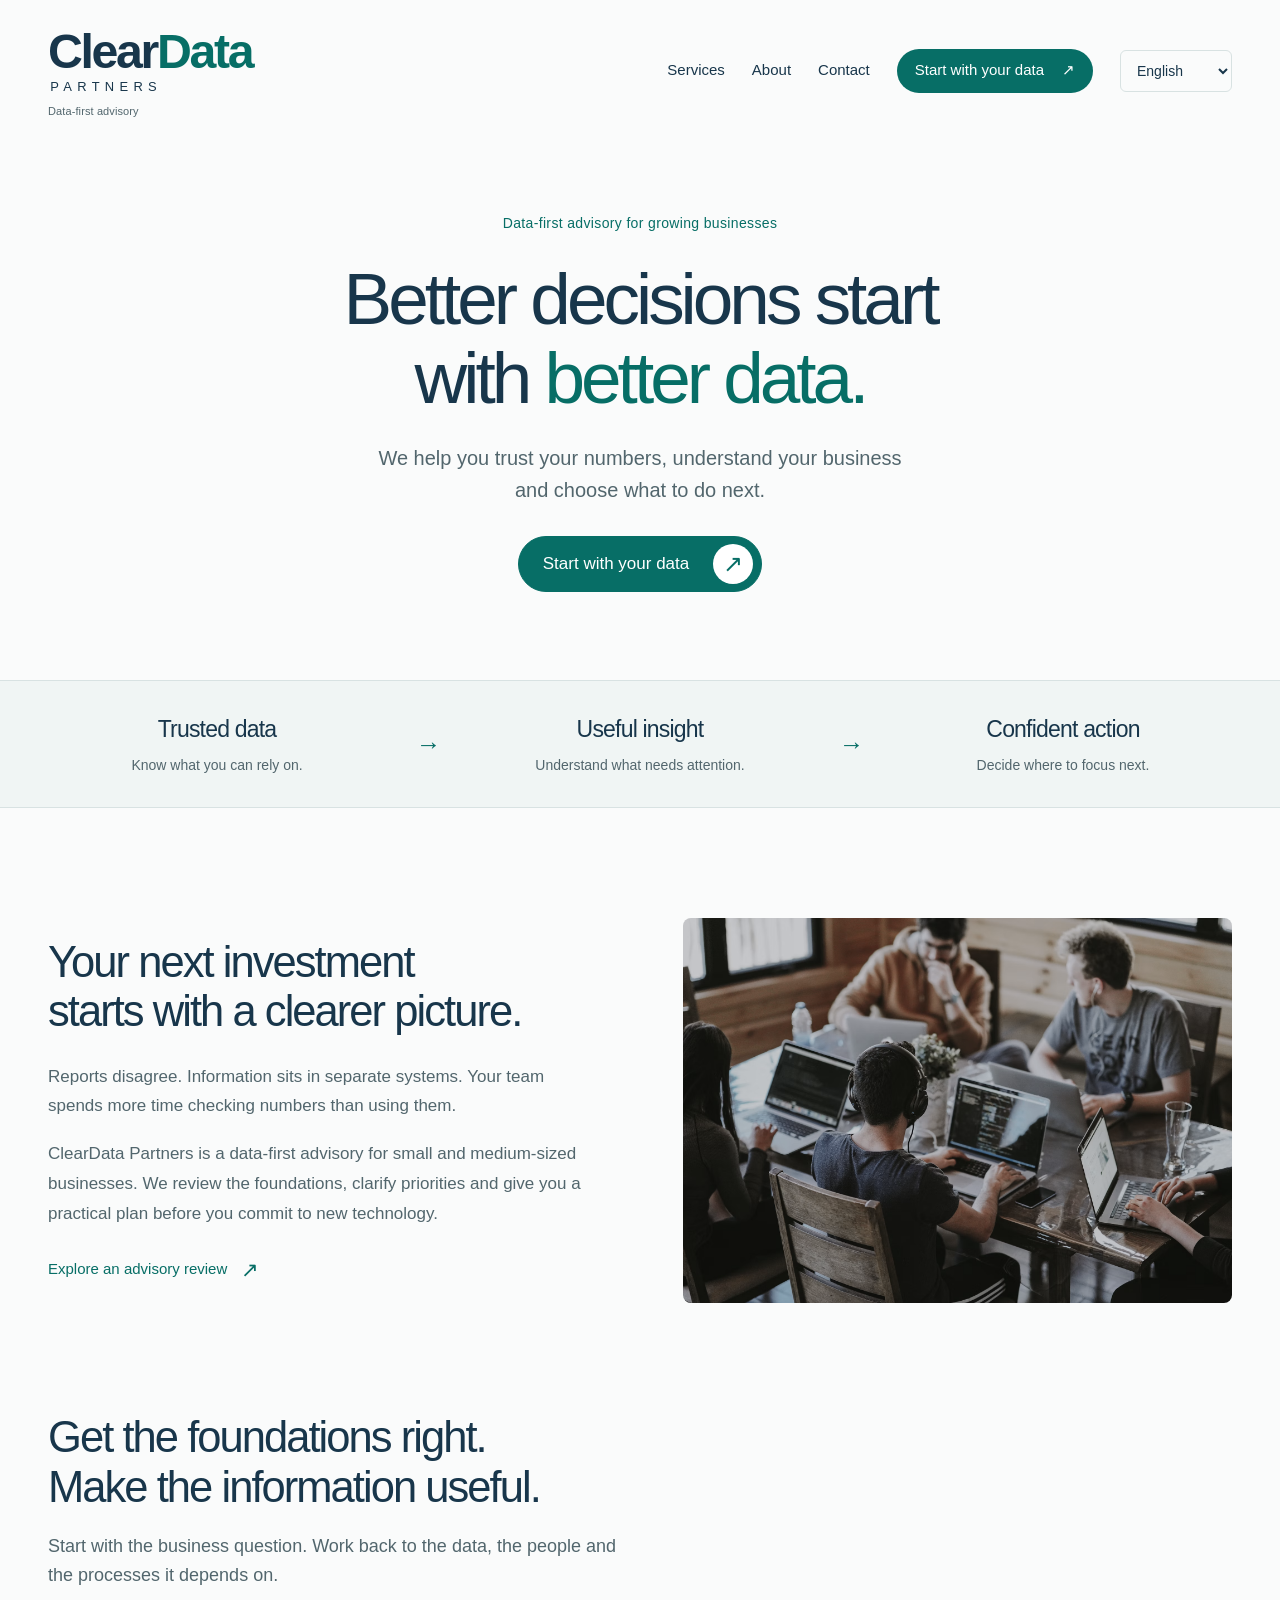
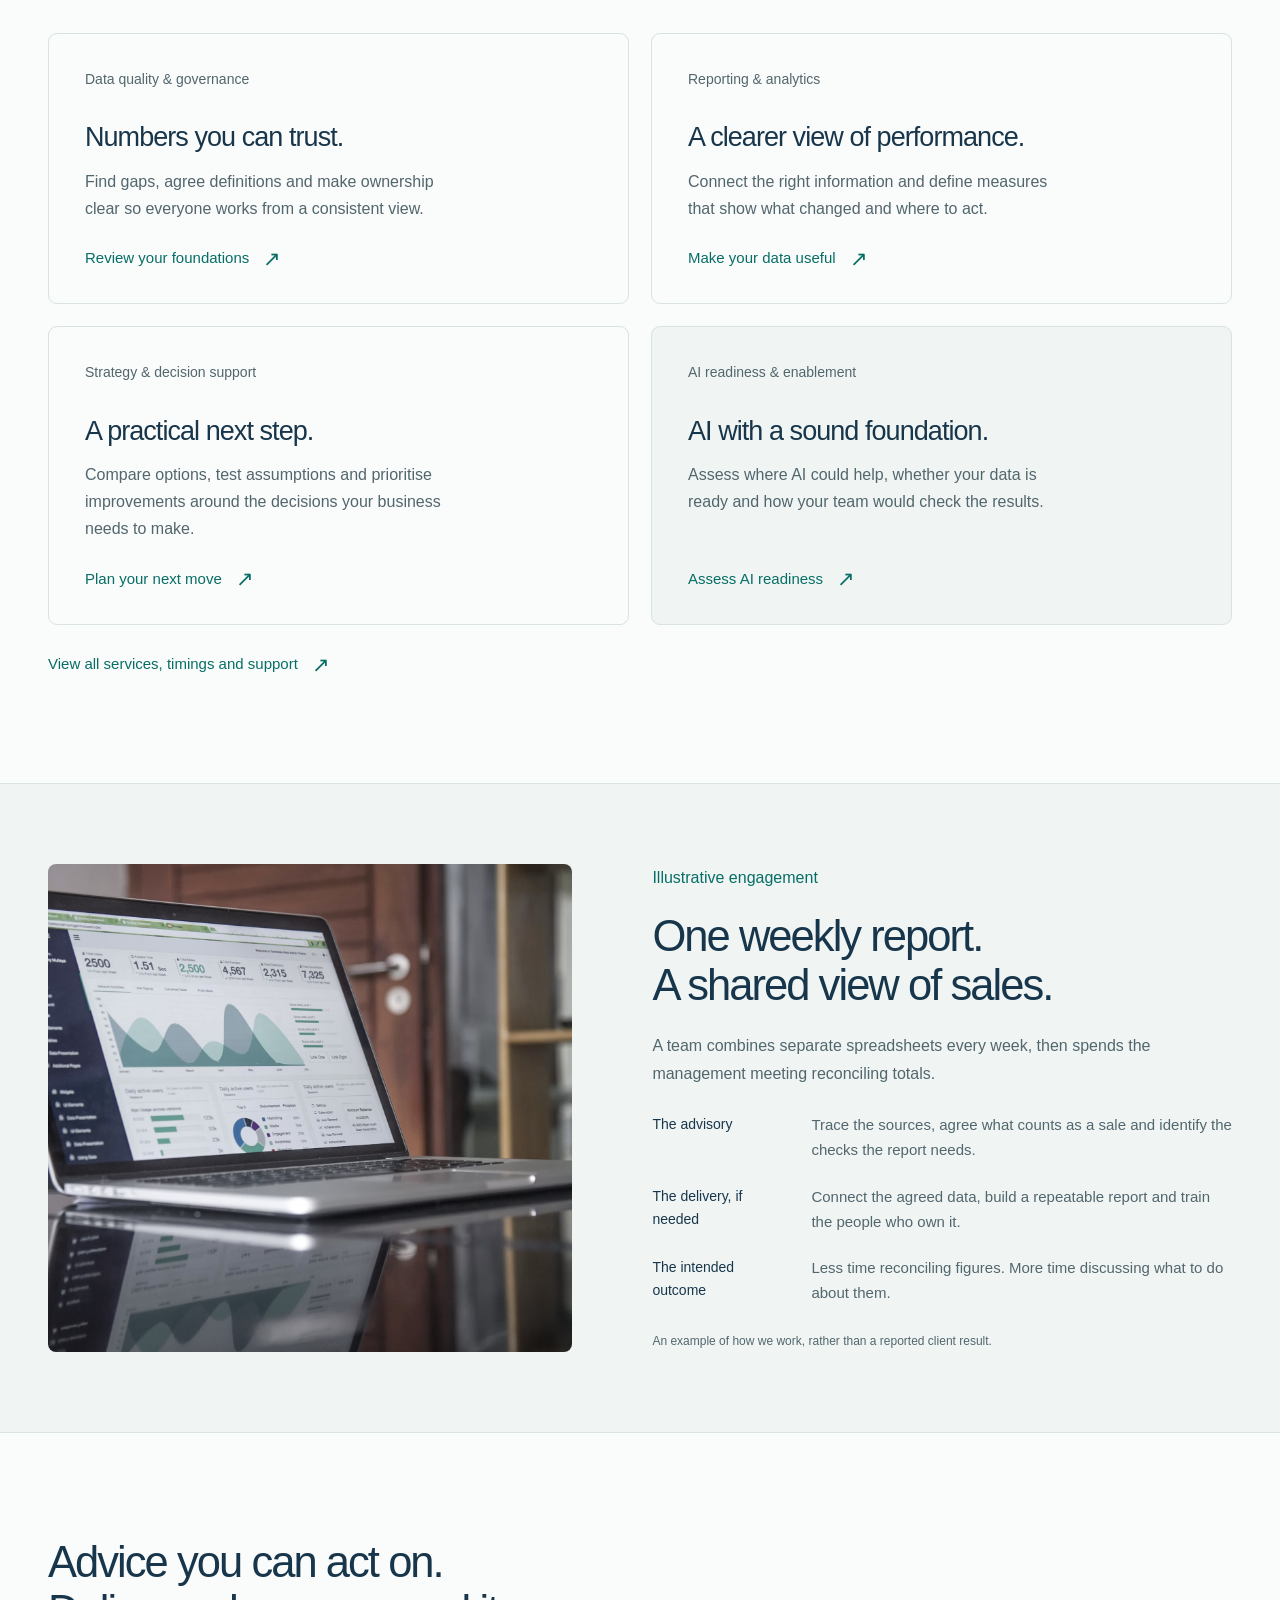
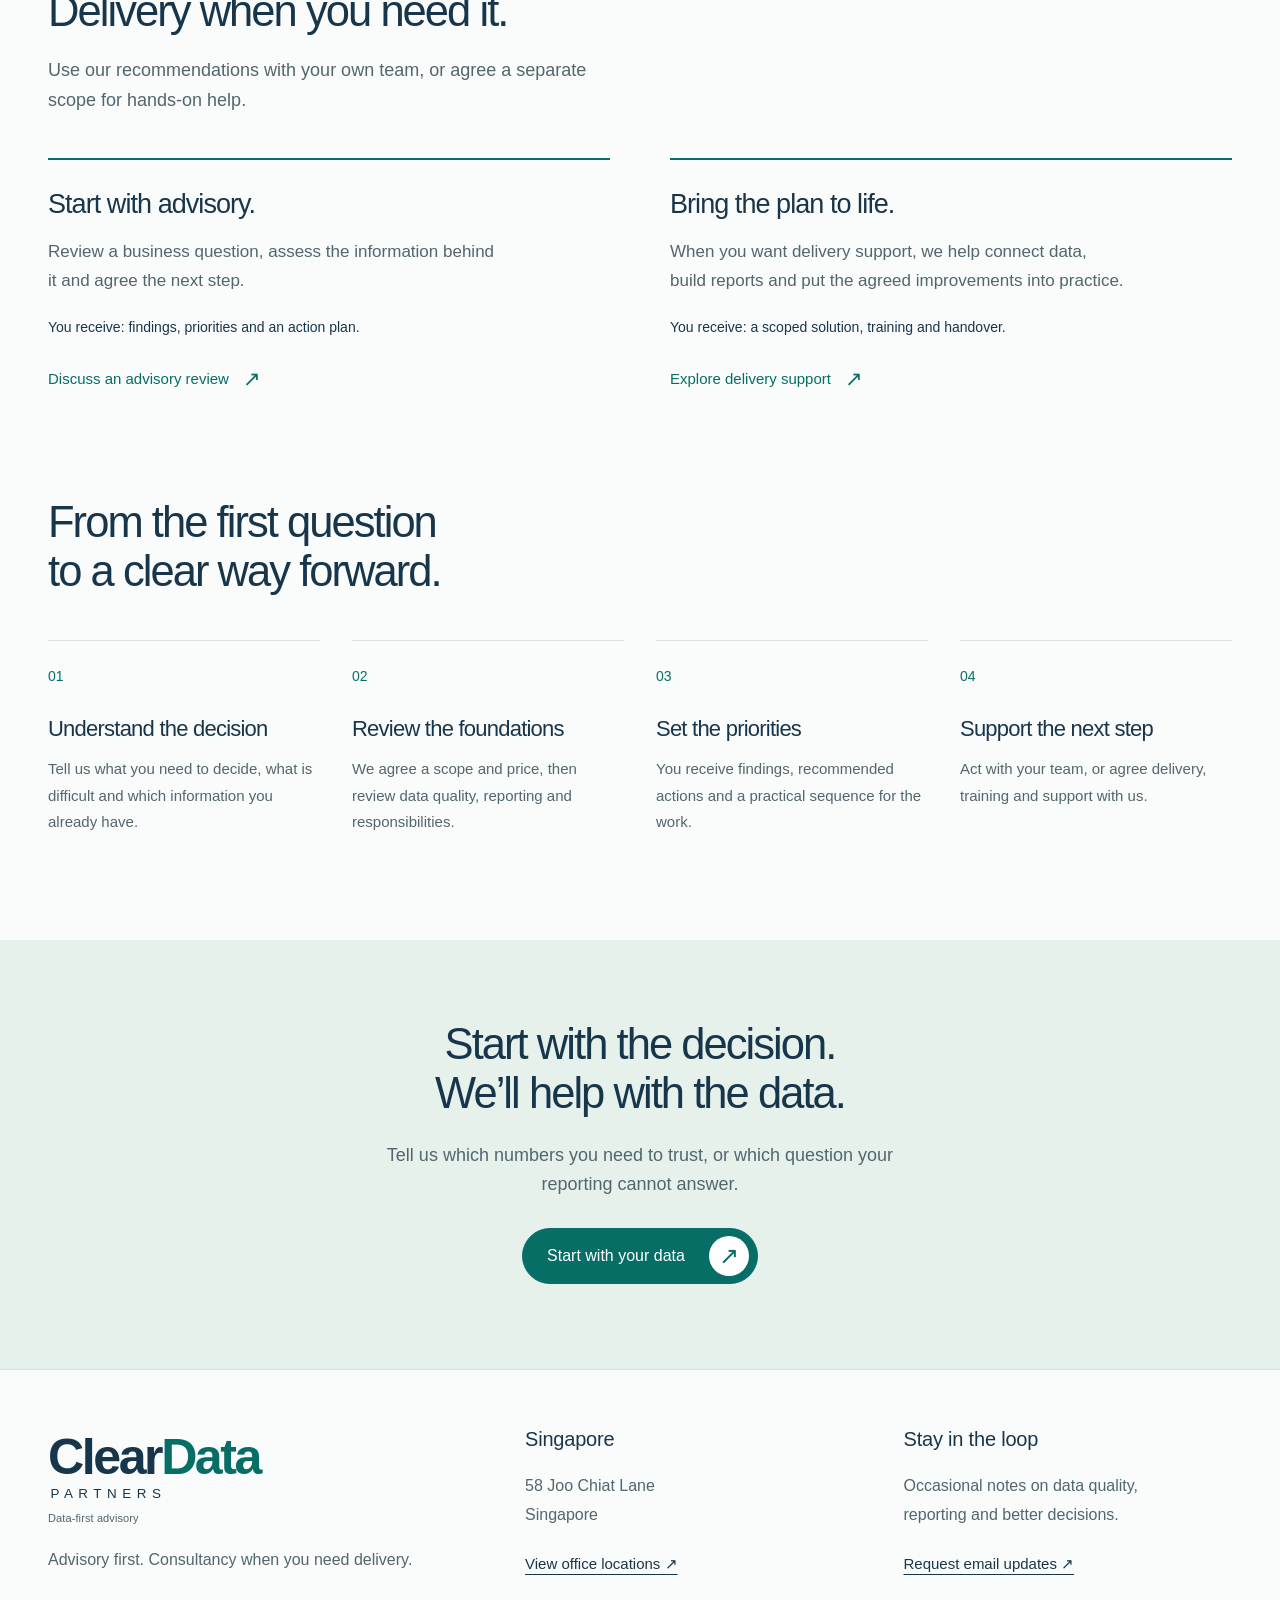
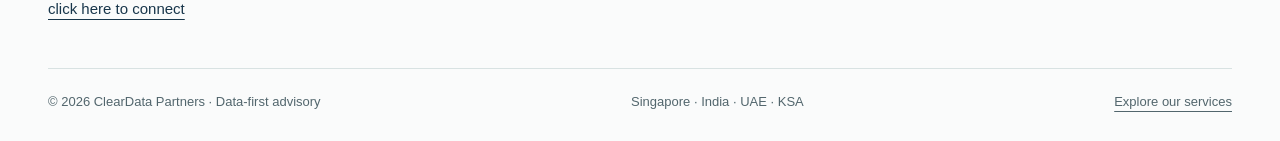
<file: index.html>
<!doctype html><html lang="en" translate="no"><head><meta charset="utf-8"><meta name="google" content="notranslate"><meta name="viewport" content="width=device-width,initial-scale=1"><title>Data-first Advisory — ClearData Partners</title><meta name="description" content="Data-first advisory for small and medium-sized businesses. Build trusted data, useful reporting and a practical plan for better decisions. Hands-on delivery when needed."><link rel="stylesheet" href="assets/site.css?v=cdp-data-first-2"><script src="assets/i18n.js?v=cdp-data-first-2" defer></script><script src="assets/site.js?v=cdp-data-first-2" defer></script><link rel="icon" href="assets/brand/favicon.svg" type="image/svg+xml"><link rel="stylesheet" href="assets/advisory.css?v=cdp-data-first-2"></head><body class="notranslate"><a class="skip" href="#main">Skip to content</a><header class="site-header"><div class="shell nav"><a href="index.html" class="wordmark" aria-label="ClearData Partners home"><img src="assets/brand/logo.svg" alt="ClearData Partners" width="438" height="126"><span>Data-first advisory</span></a><nav aria-label="Main navigation"><a href="services.html">Services</a><a href="index.html#about">About</a><a href="contact.html" >Contact</a><a href="enquiries.html" class="nav-action" >Start with your data <span aria-hidden="true">↗</span></a><label class="language-control"><span class="sr-only">Language</span><select id="site-language" aria-label="Language"><option value="en" lang="en">English</option><option value="hi" lang="hi">हिन्दी</option><option value="ar" lang="ar">العربية</option></select></label></nav></div></header><main id="main" class="advisory-home">
<section class="advisory-hero shell" aria-labelledby="hero-title">
<p class="hero-eyebrow">Data-first advisory for growing businesses</p>
<h1 id="hero-title">Better decisions start<br><span>with</span> <em>better data.</em></h1>
<p class="hero-description">We help you trust your numbers, understand your business and choose what to do next.</p>
<a class="button arrow-button" href="enquiries.html?service=Opportunity%20Sprint"><span>Start with your data</span><span aria-hidden="true">↗</span></a>
</section>
<section class="foundation-band" aria-label="Our approach"><div class="shell foundation-flow"><div><strong>Trusted data</strong><span>Know what you can rely on.</span></div><span class="flow-arrow" aria-hidden="true">→</span><div><strong>Useful insight</strong><span>Understand what needs attention.</span></div><span class="flow-arrow" aria-hidden="true">→</span><div><strong>Confident action</strong><span>Decide where to focus next.</span></div></div></section>
<section class="shell foundation-story" id="about" aria-labelledby="foundation-title"><div class="foundation-copy"><h2 id="foundation-title">Your next investment<br>starts with a clearer picture.</h2><p>Reports disagree. Information sits in separate systems. Your team spends more time checking numbers than using them.</p><p>ClearData Partners is a data-first advisory for small and medium-sized businesses. We review the foundations, clarify priorities and give you a practical plan before you commit to new technology.</p><a class="text-link" href="services.html#strategy">Explore an advisory review <span aria-hidden="true">↗</span></a></div><figure><img src="assets/photos/teamwork.avif" alt="Colleagues reviewing their work together around a table" width="2070" height="1381" loading="lazy" decoding="async"></figure></section>
<section class="shell advisory-capabilities" aria-labelledby="capabilities-title"><div class="section-lead"><h2 id="capabilities-title">Get the foundations right.<br>Make the information useful.</h2><p>Start with the business question. Work back to the data, the people and the processes it depends on.</p></div><div class="capability-grid">
<a class="capability" href="services.html#quality"><span class="capability-category">Data quality & governance</span><h3>Numbers you can trust.</h3><p>Find gaps, agree definitions and make ownership clear so everyone works from a consistent view.</p><span class="text-link">Review your foundations <span aria-hidden="true">↗</span></span></a>
<a class="capability" href="services.html#reporting"><span class="capability-category">Reporting & analytics</span><h3>A clearer view of performance.</h3><p>Connect the right information and define measures that show what changed and where to act.</p><span class="text-link">Make your data useful <span aria-hidden="true">↗</span></span></a>
<a class="capability" href="services.html#strategy"><span class="capability-category">Strategy & decision support</span><h3>A practical next step.</h3><p>Compare options, test assumptions and prioritise improvements around the decisions your business needs to make.</p><span class="text-link">Plan your next move <span aria-hidden="true">↗</span></span></a>
<a class="capability capability-ai" href="services.html#ai"><span class="capability-category">AI readiness & enablement</span><h3>AI with a sound foundation.</h3><p>Assess where AI could help, whether your data is ready and how your team would check the results.</p><span class="text-link">Assess AI readiness <span aria-hidden="true">↗</span></span></a>
</div><a class="all-capabilities text-link" href="services.html">View all services, timings and support <span aria-hidden="true">↗</span></a></section>
<section class="advisory-example"><div class="shell example-layout"><figure><img src="assets/photos/analytics.avif" alt="A laptop displaying business charts and reports" width="2015" height="1435" loading="lazy" decoding="async"></figure><div><p class="example-label">Illustrative engagement</p><h2>One weekly report.<br>A shared view of sales.</h2><p>A team combines separate spreadsheets every week, then spends the management meeting reconciling totals.</p><dl class="example-steps"><div><dt>The advisory</dt><dd>Trace the sources, agree what counts as a sale and identify the checks the report needs.</dd></div><div><dt>The delivery, if needed</dt><dd>Connect the agreed data, build a repeatable report and train the people who own it.</dd></div><div><dt>The intended outcome</dt><dd>Less time reconciling figures. More time discussing what to do about them.</dd></div></dl><p class="example-caveat">An example of how we work, rather than a reported client result.</p></div></div></section>
<section class="shell advisory-engagement" aria-labelledby="engagement-title"><div class="section-lead"><h2 id="engagement-title">Advice you can act on.<br>Delivery when you need it.</h2><p>Use our recommendations with your own team, or agree a separate scope for hands-on help.</p></div><div class="engagement-options"><article><h3>Start with advisory.</h3><p>Review a business question, assess the information behind it and agree the next step.</p><p class="engagement-output">You receive: findings, priorities and an action plan.</p><a class="text-link" href="enquiries.html?service=Opportunity%20Sprint">Discuss an advisory review <span aria-hidden="true">↗</span></a></article><article><h3>Bring the plan to life.</h3><p>When you want delivery support, we help connect data, build reports and put the agreed improvements into practice.</p><p class="engagement-output">You receive: a scoped solution, training and handover.</p><a class="text-link" href="services.html#data">Explore delivery support <span aria-hidden="true">↗</span></a></article></div></section>
<section class="shell advisory-process" aria-labelledby="process-title"><h2 id="process-title">From the first question<br>to a clear way forward.</h2><ol><li><h3>Understand the decision</h3><p>Tell us what you need to decide, what is difficult and which information you already have.</p></li><li><h3>Review the foundations</h3><p>We agree a scope and price, then review data quality, reporting and responsibilities.</p></li><li><h3>Set the priorities</h3><p>You receive findings, recommended actions and a practical sequence for the work.</p></li><li><h3>Support the next step</h3><p>Act with your team, or agree delivery, training and support with us.</p></li></ol></section>
<section class="advisory-close"><div class="shell"><h2>Start with the decision.<br>We’ll help with the data.</h2><p>Tell us which numbers you need to trust, or which question your reporting cannot answer.</p><a class="button arrow-button" href="enquiries.html"><span>Start with your data</span><span aria-hidden="true">↗</span></a></div></section>
</main><footer class="site-footer"><div class="shell"><div class="footer-top"><div><a class="wordmark" href="index.html"><img src="assets/brand/logo.svg" alt="ClearData Partners" width="438" height="126"><span>Data-first advisory</span></a><p>Advisory first. Consultancy when you need delivery.</p><a href="mailto:himanshmishra1@gmail.com">click here to connect</a></div><div><h2>Singapore</h2><address>58 Joo Chiat Lane<br>Singapore</address><a href="contact.html">View office locations ↗</a></div><div><h2>Stay in the loop</h2><p>Occasional notes on data quality,<br>reporting and better decisions.</p><a href="enquiries.html#updates">Request email updates ↗</a></div></div><div class="footer-bottom"><span>© 2026 ClearData Partners · Data-first advisory</span><span>Singapore · India · UAE · KSA</span><div><a href="services.html">Explore our services</a></div></div></div></footer></body></html>
</file>
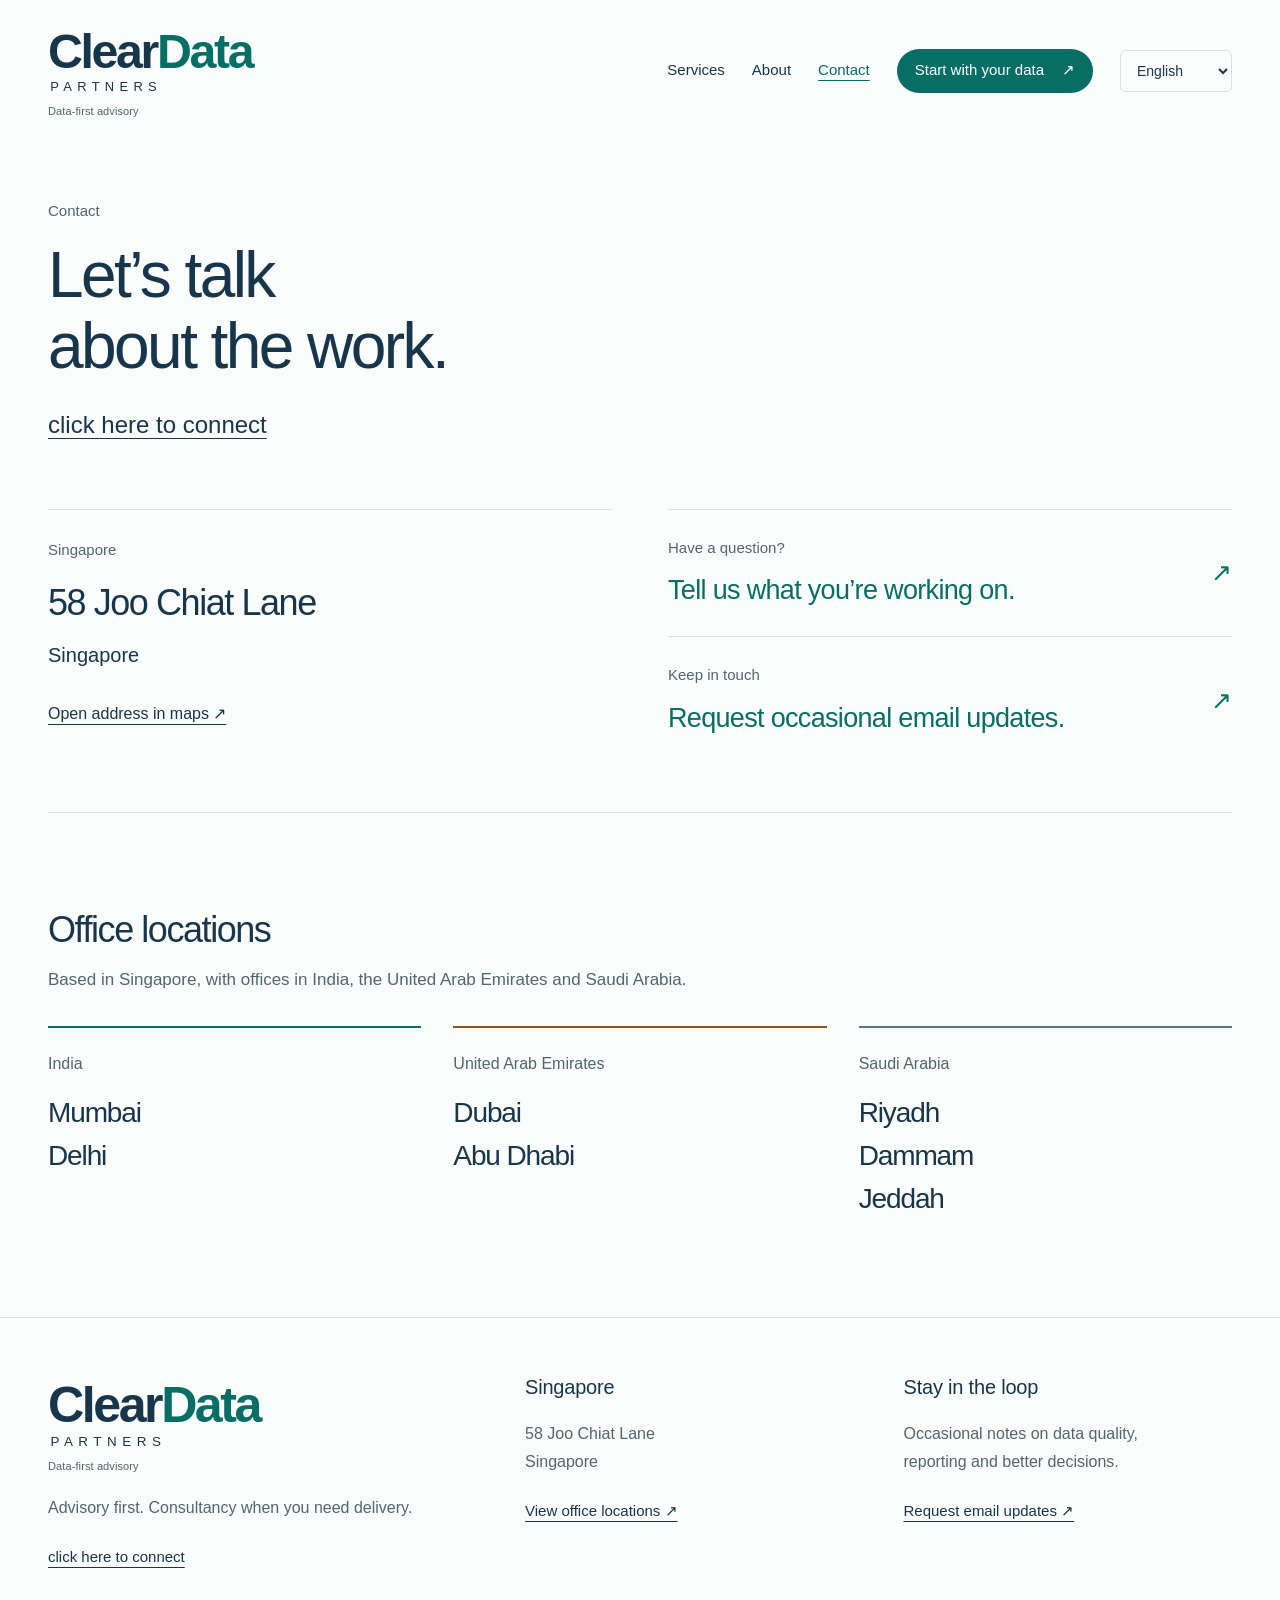
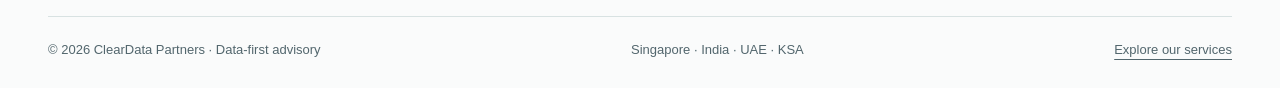
<file: contact.html>
<!doctype html><html lang="en" translate="no"><head><meta charset="utf-8"><meta name="google" content="notranslate"><meta name="viewport" content="width=device-width,initial-scale=1"><title>Contact — ClearData Partners</title><meta name="description" content="Data-first advisory for small and medium-sized businesses. Build trusted data, useful reporting and a practical plan for better decisions. Hands-on delivery when needed."><link rel="stylesheet" href="assets/site.css?v=cdp-data-first-2"><script src="assets/i18n.js?v=cdp-data-first-2" defer></script><script src="assets/site.js?v=cdp-data-first-2" defer></script><link rel="icon" href="assets/brand/favicon.svg" type="image/svg+xml"><link rel="stylesheet" href="assets/advisory.css?v=cdp-data-first-2"></head><body class="notranslate"><a class="skip" href="#main">Skip to content</a><header class="site-header"><div class="shell nav"><a href="index.html" class="wordmark" aria-label="ClearData Partners home"><img src="assets/brand/logo.svg" alt="ClearData Partners" width="438" height="126"><span>Data-first advisory</span></a><nav aria-label="Main navigation"><a href="services.html" >Services</a><a href="index.html#about">About</a><a href="contact.html" aria-current="page">Contact</a><a href="enquiries.html" class="nav-action" >Start with your data <span aria-hidden="true">↗</span></a><label class="language-control"><span class="sr-only">Language</span><select id="site-language" aria-label="Language"><option value="en" lang="en">English</option><option value="hi" lang="hi">हिन्दी</option><option value="ar" lang="ar">العربية</option></select></label></nav></div></header><main id="main"><section class="shell contact-heading"><p class="kicker">Contact</p><h1>Let’s talk<br><em>about the work.</em></h1><a class="contact-email" href="mailto:himanshmishra1@gmail.com">click here to connect</a></section><section class="shell contact-layout"><div class="singapore-address"><span class="kicker">Singapore</span><h2>58 Joo Chiat Lane</h2><address>Singapore</address><a href="https://www.google.com/maps/search/?api=1&query=58%20Joo%20Chiat%20Lane%20Singapore" target="_blank" rel="noopener">Open address in maps ↗</a></div><div class="contact-options"><a href="enquiries.html#question"><span>Have a question?</span><strong>Tell us what you’re working on.</strong><b>↗</b></a><a href="enquiries.html#updates"><span>Keep in touch</span><strong>Request occasional email updates.</strong><b>↗</b></a></div></section><section class="shell office-section"><div class="section-intro"><h2>Office locations</h2><p>Based in Singapore, with offices in India, the United Arab Emirates and Saudi Arabia.</p></div><div class="office-grid"><div><span class="office-country">India</span><h3>Mumbai<br>Delhi</h3></div><div><span class="office-country">United Arab Emirates</span><h3>Dubai<br>Abu Dhabi</h3></div><div><span class="office-country">Saudi Arabia</span><h3>Riyadh<br>Dammam<br>Jeddah</h3></div></div></section></main><section id="partners" class="partner-strip" aria-label="Company references"><div class="partner-marquee" tabindex="0" aria-label="Company logos"><div class="partner-track"><div class="partner-group"><div class="partner-mark dark"><img src="assets/logos/soundlines.png" alt="Soundlines Global" loading="eager"></div><div class="partner-mark dark"><img src="assets/logos/pace.avif" alt="PACE Arabia" loading="eager"></div><div class="partner-mark light"><img src="assets/logos/houston.webp" alt="Houston Academy" loading="eager"></div><div class="partner-mark light"><img src="assets/logos/arabia.jpeg" alt="Arabia Talent" loading="eager"></div><div class="partner-mark dark"><img src="assets/logos/tatweer.png" alt="Tatweer Holding" loading="eager"></div><div class="partner-mark light"><img src="assets/logos/aberdeen-retail-wordmark.svg" alt="Aberdeen Retail" width="220" height="70"></div><div class="partner-mark light"><img src="assets/logos/remax-wordmark.svg" alt="Remax" width="220" height="70"></div><div class="partner-mark light"><img src="assets/logos/refill-wordmark.svg" alt="Refill" width="220" height="70"></div><div class="partner-mark dark"><img src="assets/logos/tawaf.svg" alt="Tawaf Watches" loading="eager"></div><div class="partner-mark light"><img src="assets/logos/omara.png" alt="Omara Dates" loading="eager"></div><div class="partner-mark light"><img src="assets/logos/massar-wordmark.svg" alt="Massar" width="220" height="70"></div><div class="partner-mark light"><img src="assets/logos/vas-wordmark.svg" alt="VAS" width="220" height="70"></div><div class="partner-mark light"><img src="assets/logos/takamol.png" alt="Takamol" loading="eager"></div></div><div class="partner-group" aria-hidden="true"><div class="partner-mark dark"><img src="assets/logos/soundlines.png" alt="" loading="eager"></div><div class="partner-mark dark"><img src="assets/logos/pace.avif" alt="" loading="eager"></div><div class="partner-mark light"><img src="assets/logos/houston.webp" alt="" loading="eager"></div><div class="partner-mark light"><img src="assets/logos/arabia.jpeg" alt="" loading="eager"></div><div class="partner-mark dark"><img src="assets/logos/tatweer.png" alt="" loading="eager"></div><div class="partner-mark light"><img src="assets/logos/aberdeen-retail-wordmark.svg" alt="" width="220" height="70"></div><div class="partner-mark light"><img src="assets/logos/remax-wordmark.svg" alt="" width="220" height="70"></div><div class="partner-mark light"><img src="assets/logos/refill-wordmark.svg" alt="" width="220" height="70"></div><div class="partner-mark dark"><img src="assets/logos/tawaf.svg" alt="" loading="eager"></div><div class="partner-mark light"><img src="assets/logos/omara.png" alt="" loading="eager"></div><div class="partner-mark light"><img src="assets/logos/massar-wordmark.svg" alt="" width="220" height="70"></div><div class="partner-mark light"><img src="assets/logos/vas-wordmark.svg" alt="" width="220" height="70"></div><div class="partner-mark light"><img src="assets/logos/takamol.png" alt="" loading="eager"></div></div></div></div></section><footer class="site-footer"><div class="shell"><div class="footer-top"><div><a class="wordmark" href="index.html"><img src="assets/brand/logo.svg" alt="ClearData Partners" width="438" height="126"><span>Data-first advisory</span></a><p>Advisory first. Consultancy when you need delivery.</p><a href="mailto:himanshmishra1@gmail.com">click here to connect</a></div><div><h2>Singapore</h2><address>58 Joo Chiat Lane<br>Singapore</address><a href="contact.html">View office locations ↗</a></div><div><h2>Stay in the loop</h2><p>Occasional notes on data quality,<br>reporting and better decisions.</p><a href="enquiries.html#updates">Request email updates ↗</a></div></div><div class="footer-bottom"><span>© 2026 ClearData Partners · Data-first advisory</span><span>Singapore · India · UAE · KSA</span><div><a href="services.html">Explore our services</a></div></div></div></footer></body></html>
</file>
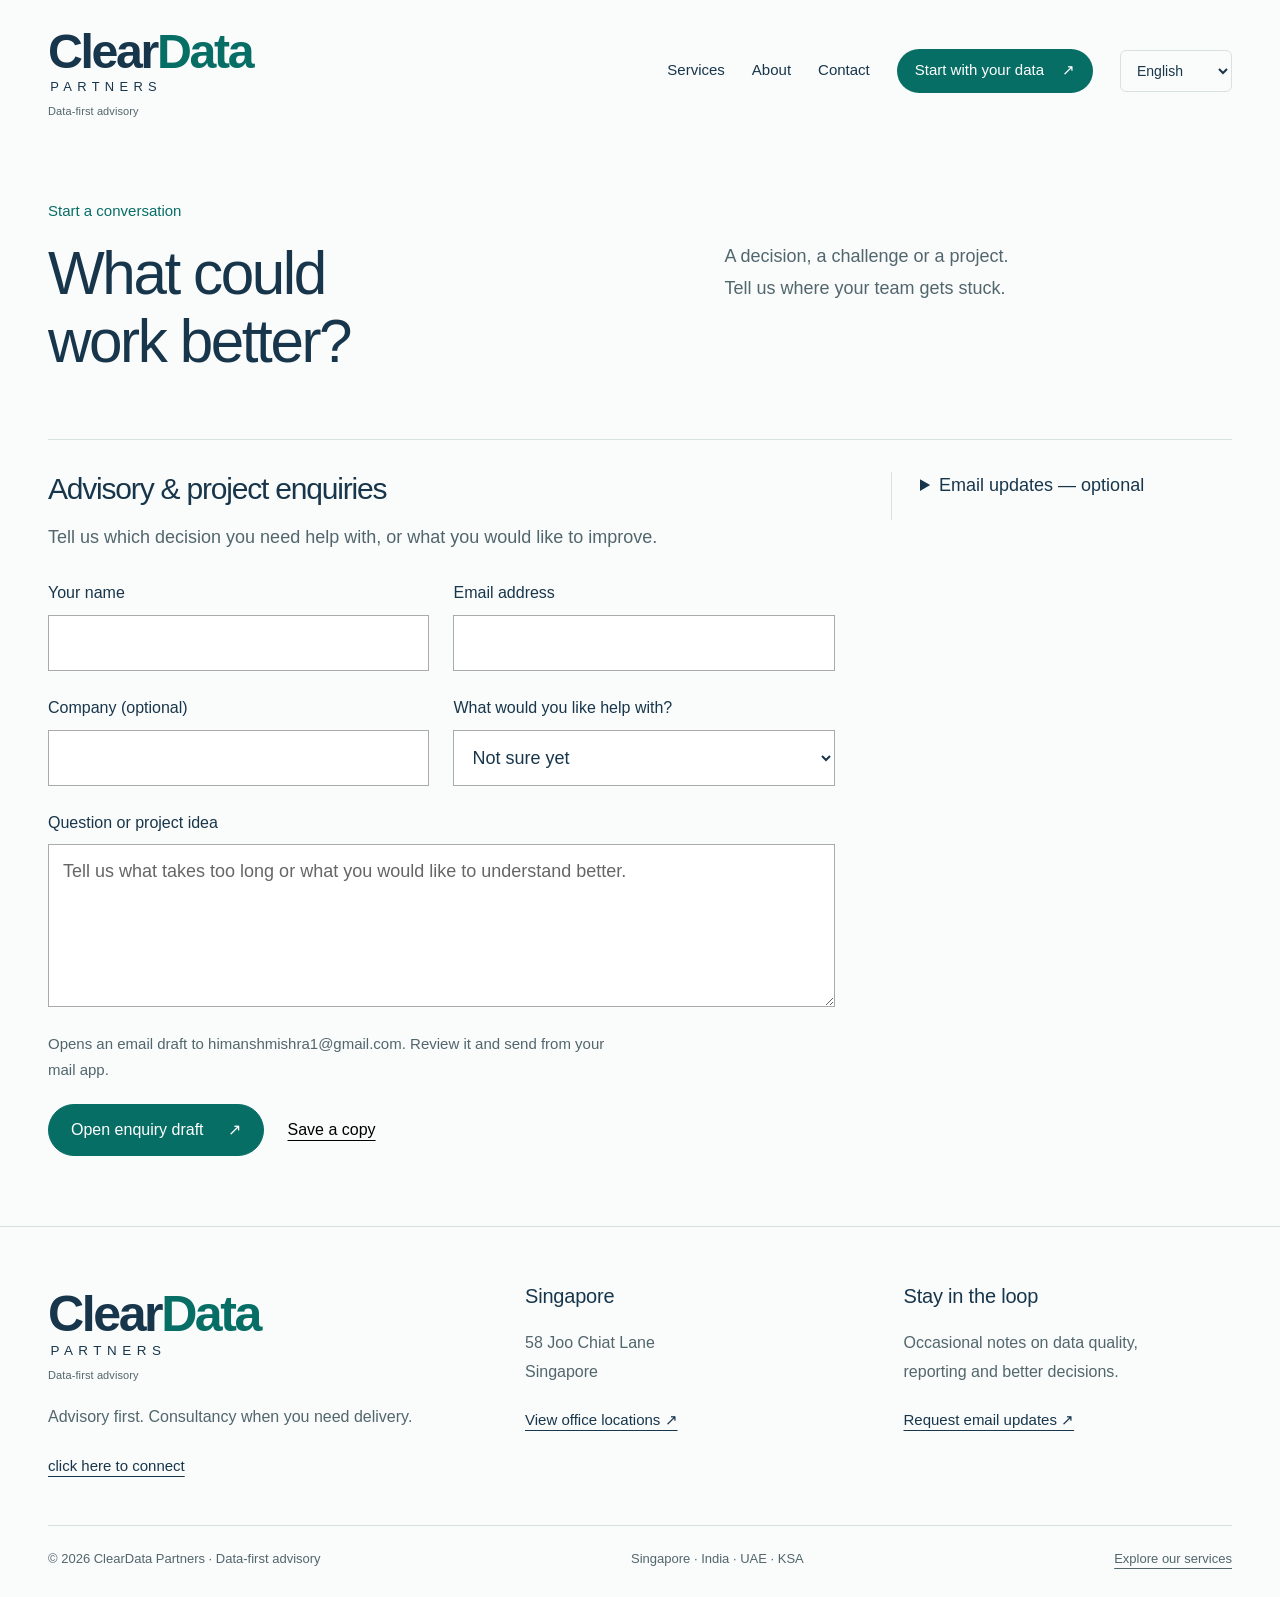
<file: enquiries.html>
<!doctype html><html lang="en" translate="no"><head><meta charset="utf-8"><meta name="google" content="notranslate"><meta name="viewport" content="width=device-width,initial-scale=1"><title>Questions & email updates — ClearData Partners</title><meta name="description" content="Data-first advisory for small and medium-sized businesses. Build trusted data, useful reporting and a practical plan for better decisions. Hands-on delivery when needed."><link rel="stylesheet" href="assets/site.css?v=cdp-data-first-2"><script src="assets/i18n.js?v=cdp-data-first-2" defer></script><script src="assets/site.js?v=cdp-data-first-2" defer></script><link rel="icon" href="assets/brand/favicon.svg" type="image/svg+xml"><link rel="stylesheet" href="assets/advisory.css?v=cdp-data-first-2"></head><body class="notranslate"><a class="skip" href="#main">Skip to content</a><header class="site-header"><div class="shell nav"><a href="index.html" class="wordmark" aria-label="ClearData Partners home"><img src="assets/brand/logo.svg" alt="ClearData Partners" width="438" height="126"><span>Data-first advisory</span></a><nav aria-label="Main navigation"><a href="services.html" >Services</a><a href="index.html#about">About</a><a href="contact.html" >Contact</a><a href="enquiries.html" class="nav-action" aria-current="page">Start with your data <span aria-hidden="true">↗</span></a><label class="language-control"><span class="sr-only">Language</span><select id="site-language" aria-label="Language"><option value="en" lang="en">English</option><option value="hi" lang="hi">हिन्दी</option><option value="ar" lang="ar">العربية</option></select></label></nav></div></header><main id="main"><section class="shell page-heading form-heading"><div><p class="kicker">Start a conversation</p><h1>What could<br><em>work better?</em></h1></div><p>A decision, a challenge or a project.<br>Tell us where your team gets stuck.</p></section><section class="shell form-layout"><div id="question" class="question-panel"><h2>Advisory & project enquiries</h2><p class="form-intro">Tell us which decision you need help with, or what you would like to improve.</p><form id="enquiry-form" action="mailto:himanshmishra1@gmail.com" method="post" enctype="text/plain"><div class="form-pair"><label>Your name<input name="name" autocomplete="name" required maxlength="100"></label><label>Email address<input type="email" name="email" autocomplete="email" required maxlength="254"></label></div><div class="form-pair"><label>Company (optional)<input name="company" autocomplete="organization" maxlength="120"></label><label>What would you like help with?<select name="service"><option value="Not sure yet">Not sure yet</option><option value="Opportunity Sprint">Choose the right first project</option><option value="Data Quality Review">Check and improve your data</option><option value="Decision Model">Compare options and plan ahead</option><option value="Workflow Assistant">Assess AI readiness and support your team</option><option value="Data Reporting System">Create clear business reports</option><option value="Data Foundation">Connect your files and systems</option><option value="Data &amp; AI Controls">Set clear rules and responsibilities</option><option value="Team Enablement">Train your team</option><option value="Open Learning">Join a learning programme</option></select></label></div><label>Question or project idea<textarea name="message" rows="5" required minlength="10" maxlength="2500" placeholder="Tell us what takes too long or what you would like to understand better."></textarea></label><p class="form-help">Opens an email draft to himanshmishra1@gmail.com. Review it and send from your mail app.</p><div class="form-actions"><button type="submit" class="button">Open enquiry draft <span>↗</span></button><button type="button" class="secondary-button" data-save-form="enquiry-form">Save a copy</button></div><p class="form-status" id="enquiry-status" role="status" aria-live="polite"></p></form></div><aside id="updates" class="updates-panel"><details class="signup-details"><summary>Email updates — optional</summary><div class="signup-content"><span class="kicker">Email updates</span><h2>Useful notes.<br>Occasionally.</h2><p>Practical ideas for trusted data, useful reporting and better business decisions.</p><form id="updates-form" action="mailto:himanshmishra1@gmail.com" method="post" enctype="text/plain"><label>Email address<input type="email" name="email" autocomplete="email" required maxlength="254"></label><label class="checkbox-label"><input type="checkbox" name="consent" required><span>I’d like to receive ClearData Partners email updates.</span></label><button class="button" type="submit">Open signup request <span>↗</span></button><p class="form-help">Send the draft from your mail app to request signup. This page does not subscribe you automatically.</p><p id="updates-status" class="form-status" role="status" aria-live="polite"></p></form><a class="direct-email" href="mailto:himanshmishra1@gmail.com">click here to connect</a></div></details></aside></section></main><section id="partners" class="partner-strip" aria-label="Company references"><div class="partner-marquee" tabindex="0" aria-label="Company logos"><div class="partner-track"><div class="partner-group"><div class="partner-mark dark"><img src="assets/logos/soundlines.png" alt="Soundlines Global" loading="eager"></div><div class="partner-mark dark"><img src="assets/logos/pace.avif" alt="PACE Arabia" loading="eager"></div><div class="partner-mark light"><img src="assets/logos/houston.webp" alt="Houston Academy" loading="eager"></div><div class="partner-mark light"><img src="assets/logos/arabia.jpeg" alt="Arabia Talent" loading="eager"></div><div class="partner-mark dark"><img src="assets/logos/tatweer.png" alt="Tatweer Holding" loading="eager"></div><div class="partner-mark light"><img src="assets/logos/aberdeen-retail-wordmark.svg" alt="Aberdeen Retail" width="220" height="70"></div><div class="partner-mark light"><img src="assets/logos/remax-wordmark.svg" alt="Remax" width="220" height="70"></div><div class="partner-mark light"><img src="assets/logos/refill-wordmark.svg" alt="Refill" width="220" height="70"></div><div class="partner-mark dark"><img src="assets/logos/tawaf.svg" alt="Tawaf Watches" loading="eager"></div><div class="partner-mark light"><img src="assets/logos/omara.png" alt="Omara Dates" loading="eager"></div><div class="partner-mark light"><img src="assets/logos/massar-wordmark.svg" alt="Massar" width="220" height="70"></div><div class="partner-mark light"><img src="assets/logos/vas-wordmark.svg" alt="VAS" width="220" height="70"></div><div class="partner-mark light"><img src="assets/logos/takamol.png" alt="Takamol" loading="eager"></div></div><div class="partner-group" aria-hidden="true"><div class="partner-mark dark"><img src="assets/logos/soundlines.png" alt="" loading="eager"></div><div class="partner-mark dark"><img src="assets/logos/pace.avif" alt="" loading="eager"></div><div class="partner-mark light"><img src="assets/logos/houston.webp" alt="" loading="eager"></div><div class="partner-mark light"><img src="assets/logos/arabia.jpeg" alt="" loading="eager"></div><div class="partner-mark dark"><img src="assets/logos/tatweer.png" alt="" loading="eager"></div><div class="partner-mark light"><img src="assets/logos/aberdeen-retail-wordmark.svg" alt="" width="220" height="70"></div><div class="partner-mark light"><img src="assets/logos/remax-wordmark.svg" alt="" width="220" height="70"></div><div class="partner-mark light"><img src="assets/logos/refill-wordmark.svg" alt="" width="220" height="70"></div><div class="partner-mark dark"><img src="assets/logos/tawaf.svg" alt="" loading="eager"></div><div class="partner-mark light"><img src="assets/logos/omara.png" alt="" loading="eager"></div><div class="partner-mark light"><img src="assets/logos/massar-wordmark.svg" alt="" width="220" height="70"></div><div class="partner-mark light"><img src="assets/logos/vas-wordmark.svg" alt="" width="220" height="70"></div><div class="partner-mark light"><img src="assets/logos/takamol.png" alt="" loading="eager"></div></div></div></div></section><footer class="site-footer"><div class="shell"><div class="footer-top"><div><a class="wordmark" href="index.html"><img src="assets/brand/logo.svg" alt="ClearData Partners" width="438" height="126"><span>Data-first advisory</span></a><p>Advisory first. Consultancy when you need delivery.</p><a href="mailto:himanshmishra1@gmail.com">click here to connect</a></div><div><h2>Singapore</h2><address>58 Joo Chiat Lane<br>Singapore</address><a href="contact.html">View office locations ↗</a></div><div><h2>Stay in the loop</h2><p>Occasional notes on data quality,<br>reporting and better decisions.</p><a href="enquiries.html#updates">Request email updates ↗</a></div></div><div class="footer-bottom"><span>© 2026 ClearData Partners · Data-first advisory</span><span>Singapore · India · UAE · KSA</span><div><a href="services.html">Explore our services</a></div></div></div></footer></body></html>
</file>
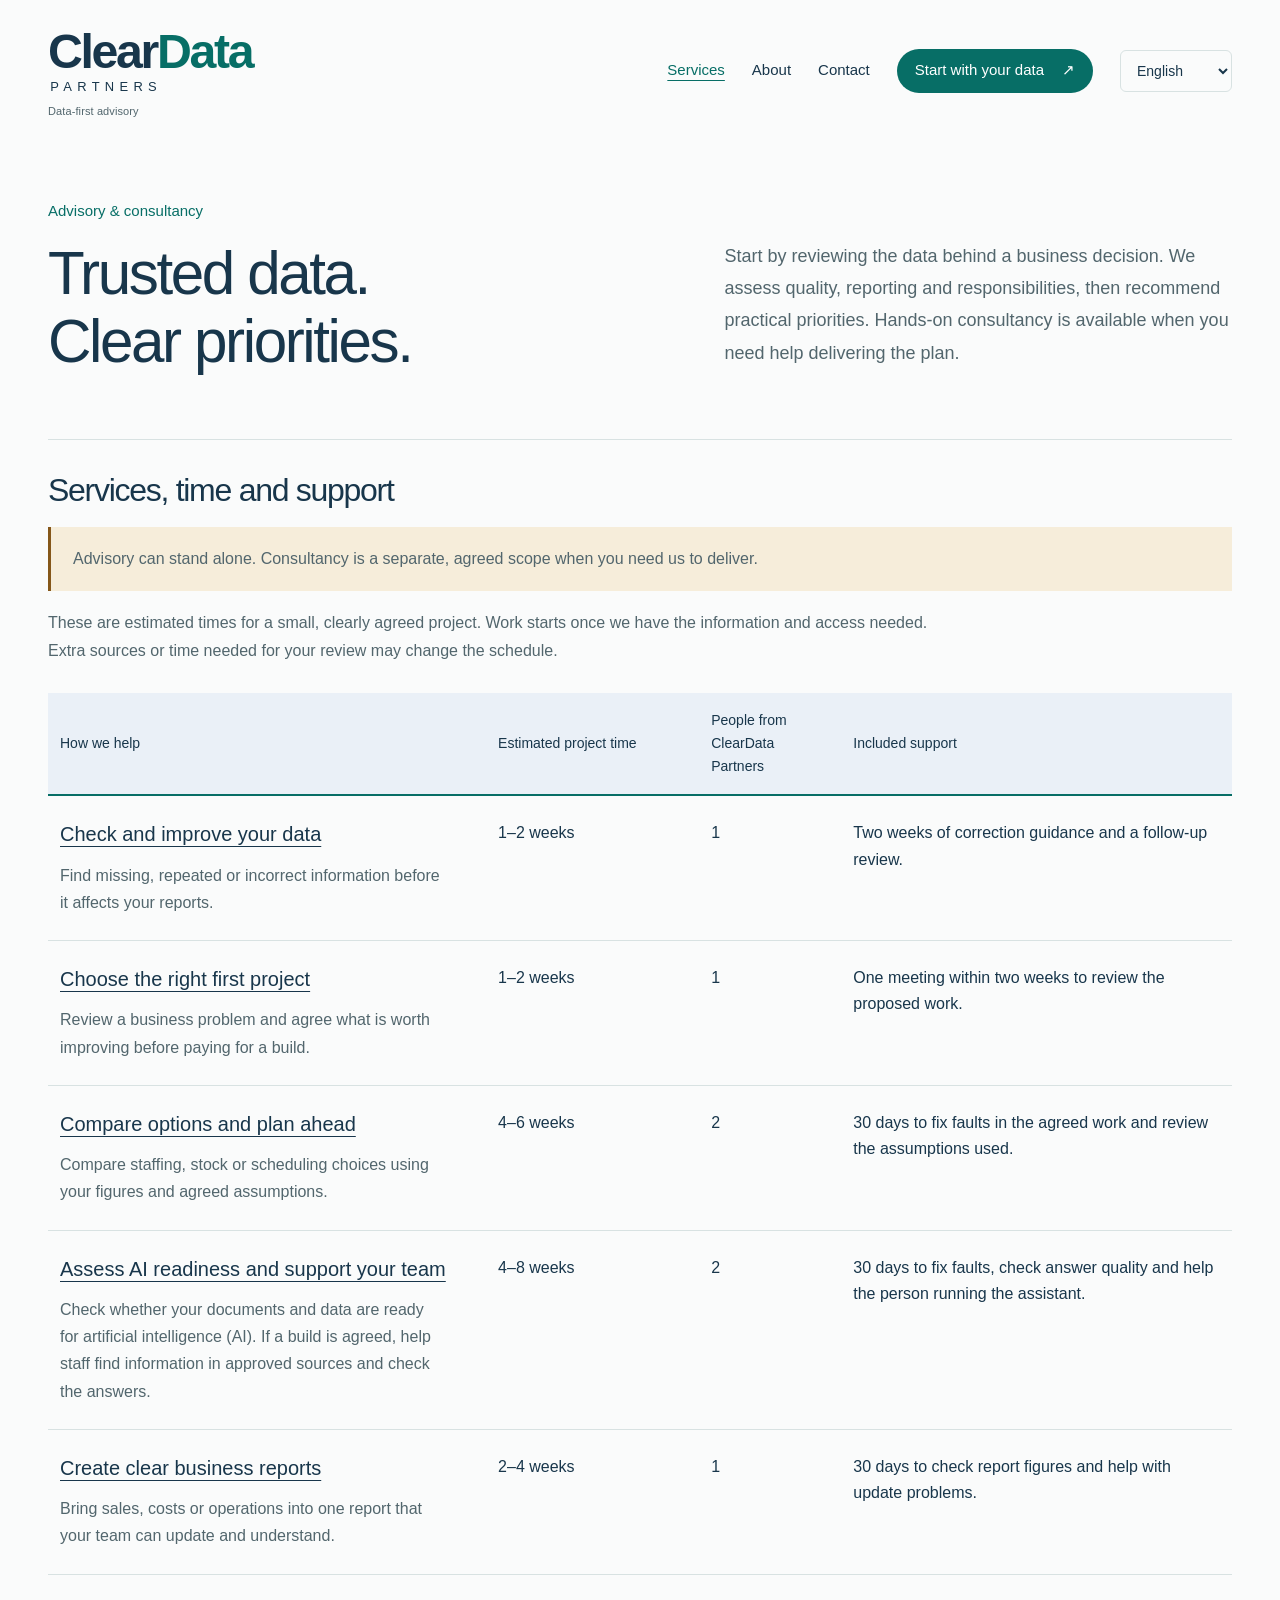
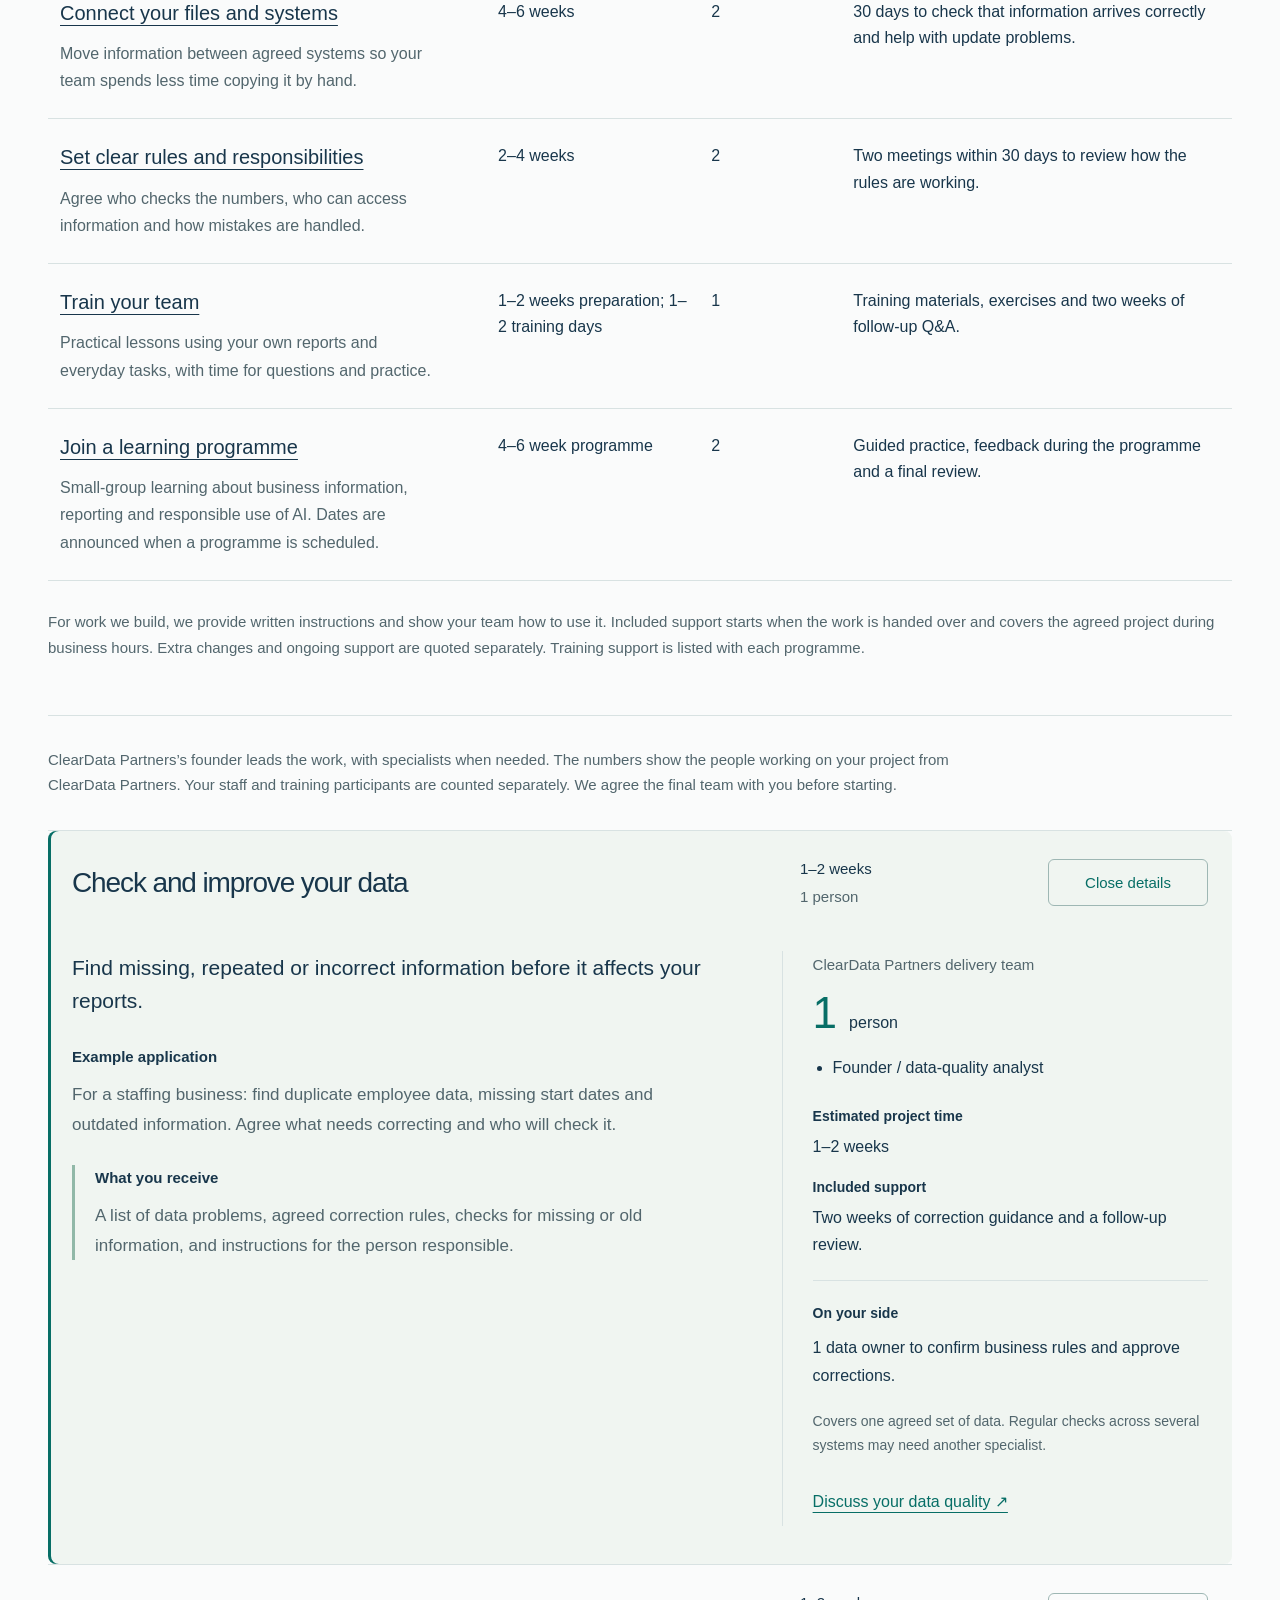
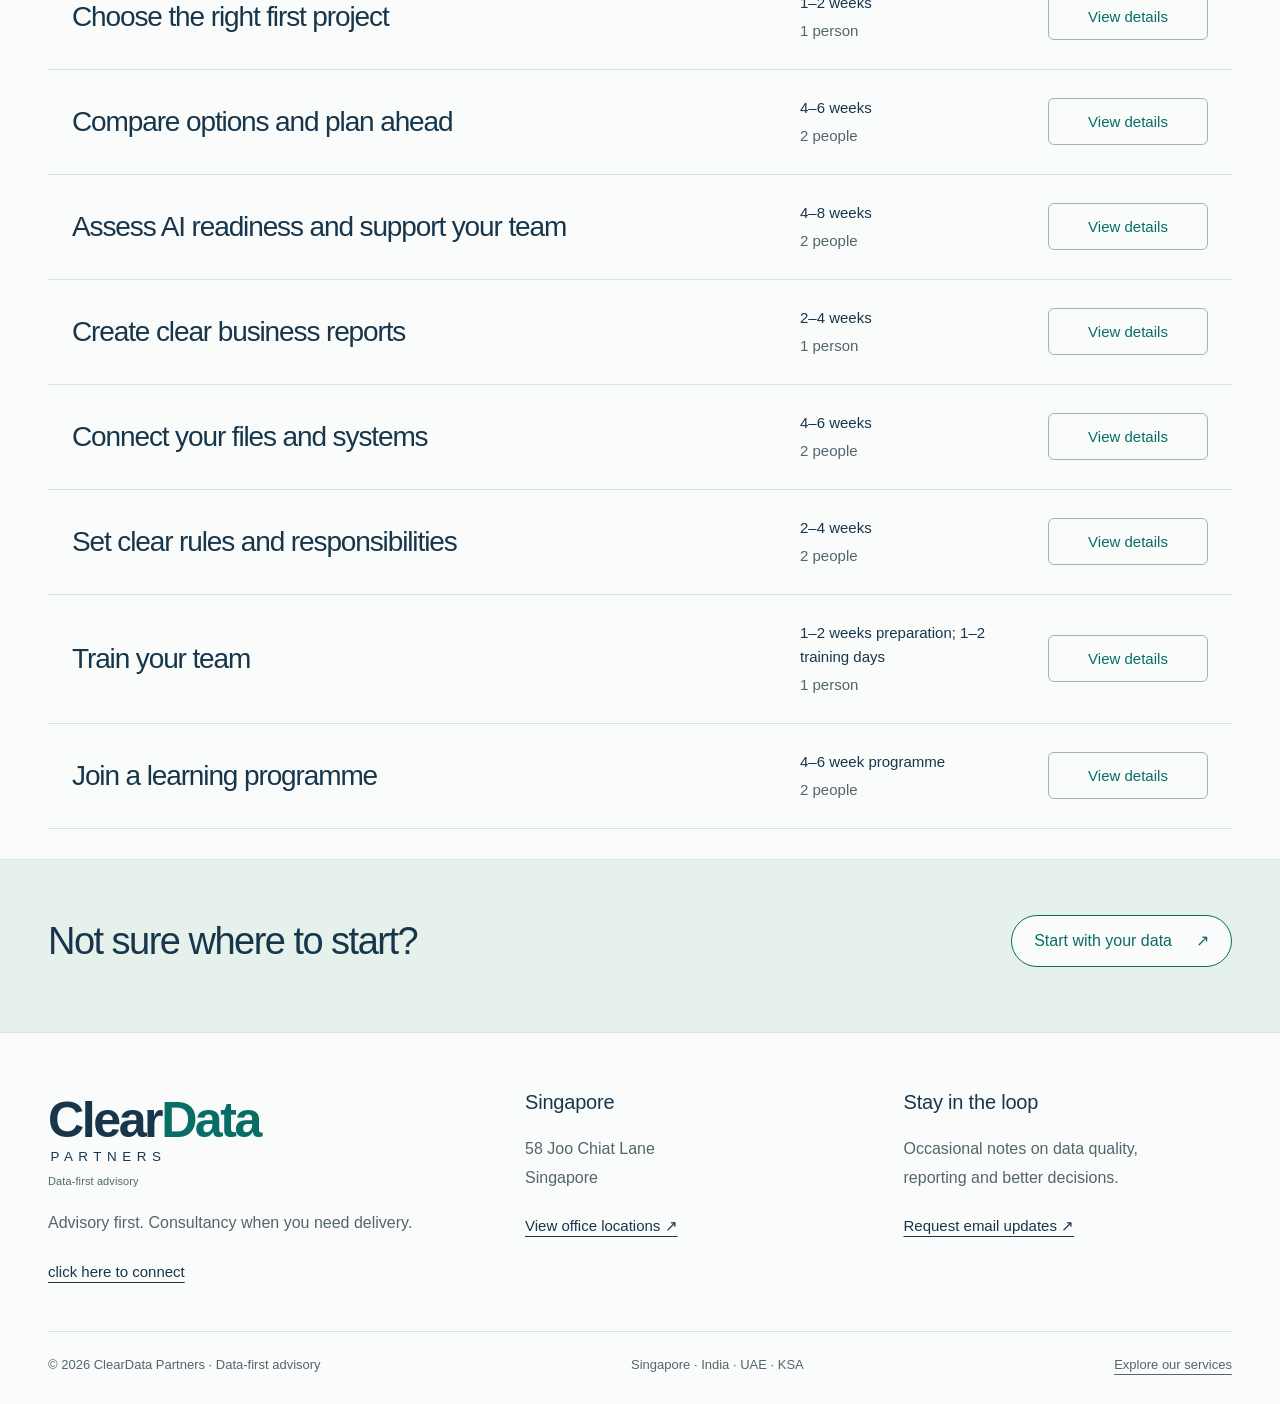
<file: services.html>
<!doctype html><html lang="en" translate="no"><head><meta charset="utf-8"><meta name="google" content="notranslate"><meta name="viewport" content="width=device-width,initial-scale=1"><title>Service capabilities — ClearData Partners</title><meta name="description" content="Data-first advisory for small and medium-sized businesses. Build trusted data, useful reporting and a practical plan for better decisions. Hands-on delivery when needed."><link rel="stylesheet" href="assets/site.css?v=cdp-data-first-2"><script src="assets/i18n.js?v=cdp-data-first-2" defer></script><script src="assets/site.js?v=cdp-data-first-2" defer></script><link rel="icon" href="assets/brand/favicon.svg" type="image/svg+xml"><link rel="stylesheet" href="assets/advisory.css?v=cdp-data-first-2"></head><body class="notranslate"><a class="skip" href="#main">Skip to content</a><header class="site-header"><div class="shell nav"><a href="index.html" class="wordmark" aria-label="ClearData Partners home"><img src="assets/brand/logo.svg" alt="ClearData Partners" width="438" height="126"><span>Data-first advisory</span></a><nav aria-label="Main navigation"><a href="services.html" aria-current="page">Services</a><a href="index.html#about">About</a><a href="contact.html" >Contact</a><a href="enquiries.html" class="nav-action" >Start with your data <span aria-hidden="true">↗</span></a><label class="language-control"><span class="sr-only">Language</span><select id="site-language" aria-label="Language"><option value="en" lang="en">English</option><option value="hi" lang="hi">हिन्दी</option><option value="ar" lang="ar">العربية</option></select></label></nav></div></header><main id="main"><section class="shell page-heading"><div><p class="kicker">Advisory & consultancy</p><h1>Trusted data.<br>Clear priorities.</h1></div><p>Start by reviewing the data behind a business decision. We assess quality, reporting and responsibilities, then recommend practical priorities. Hands-on consultancy is available when you need help delivering the plan.</p></section><section class="shell service-overview" aria-label="Services, time and support"><h2>Services, time and support</h2><p class="engagement-note">Advisory can stand alone. Consultancy is a separate, agreed scope when you need us to deliver.</p><p>These are estimated times for a small, clearly agreed project. Work starts once we have the information and access needed. Extra sources or time needed for your review may change the schedule.</p><table class="service-table"><thead><tr><th scope="col">How we help</th><th scope="col">Estimated project time</th><th scope="col">People from ClearData Partners</th><th scope="col">Included support</th></tr></thead><tbody><tr><td><a href="#quality">Check and improve your data</a><p class="service-benefit">Find missing, repeated or incorrect information before it affects your reports.</p></td><td data-label="Estimated project time">1–2 weeks</td><td data-label="People from ClearData Partners">1</td><td data-label="Included support">Two weeks of correction guidance and a follow-up review.</td></tr><tr><td><a href="#strategy">Choose the right first project</a><p class="service-benefit">Review a business problem and agree what is worth improving before paying for a build.</p></td><td data-label="Estimated project time">1–2 weeks</td><td data-label="People from ClearData Partners">1</td><td data-label="Included support">One meeting within two weeks to review the proposed work.</td></tr><tr><td><a href="#modelling">Compare options and plan ahead</a><p class="service-benefit">Compare staffing, stock or scheduling choices using your figures and agreed assumptions.</p></td><td data-label="Estimated project time">4–6 weeks</td><td data-label="People from ClearData Partners">2</td><td data-label="Included support">30 days to fix faults in the agreed work and review the assumptions used.</td></tr><tr><td><a href="#ai">Assess AI readiness and support your team</a><p class="service-benefit">Check whether your documents and data are ready for artificial intelligence (AI). If a build is agreed, help staff find information in approved sources and check the answers.</p></td><td data-label="Estimated project time">4–8 weeks</td><td data-label="People from ClearData Partners">2</td><td data-label="Included support">30 days to fix faults, check answer quality and help the person running the assistant.</td></tr><tr><td><a href="#reporting">Create clear business reports</a><p class="service-benefit">Bring sales, costs or operations into one report that your team can update and understand.</p></td><td data-label="Estimated project time">2–4 weeks</td><td data-label="People from ClearData Partners">1</td><td data-label="Included support">30 days to check report figures and help with update problems.</td></tr><tr><td><a href="#data">Connect your files and systems</a><p class="service-benefit">Move information between agreed systems so your team spends less time copying it by hand.</p></td><td data-label="Estimated project time">4–6 weeks</td><td data-label="People from ClearData Partners">2</td><td data-label="Included support">30 days to check that information arrives correctly and help with update problems.</td></tr><tr><td><a href="#governance">Set clear rules and responsibilities</a><p class="service-benefit">Agree who checks the numbers, who can access information and how mistakes are handled.</p></td><td data-label="Estimated project time">2–4 weeks</td><td data-label="People from ClearData Partners">2</td><td data-label="Included support">Two meetings within 30 days to review how the rules are working.</td></tr><tr><td><a href="#corporate">Train your team</a><p class="service-benefit">Practical lessons using your own reports and everyday tasks, with time for questions and practice.</p></td><td data-label="Estimated project time">1–2 weeks preparation; 1–2 training days</td><td data-label="People from ClearData Partners">1</td><td data-label="Included support">Training materials, exercises and two weeks of follow-up Q&A.</td></tr><tr><td><a href="#public">Join a learning programme</a><p class="service-benefit">Small-group learning about business information, reporting and responsible use of AI. Dates are announced when a programme is scheduled.</p></td><td data-label="Estimated project time">4–6 week programme</td><td data-label="People from ClearData Partners">2</td><td data-label="Included support">Guided practice, feedback during the programme and a final review.</td></tr></tbody></table><p class="support-scope">For work we build, we provide written instructions and show your team how to use it. Included support starts when the work is handed over and covers the agreed project during business hours. Extra changes and ongoing support are quoted separately. Training support is listed with each programme.</p></section><div class="shell catalog-intro"><p>ClearData Partners’s founder leads the work, with specialists when needed. The numbers show the people working on your project from ClearData Partners. Your staff and training participants are counted separately. We agree the final team with you before starting.</p></div><section class="shell capability-catalog" aria-label="Service capabilities"><article id="quality" class="catalog-offer" data-capability="Data quality" data-team-size="1"><details class="offer-details" open><summary><div><h2>Check and improve your data</h2></div><span class="offer-meta"><span>1–2 weeks</span><span>1</span> <span>person</span></span><span class="disclosure-label"><span class="when-closed">View details</span><span class="when-open">Close details</span></span></summary><div class="offer-layout"><div class="offer-description"><p class="offer-purpose">Find missing, repeated or incorrect information before it affects your reports.</p><p class="offer-example"><strong>Example application</strong>For a staffing business: find duplicate employee data, missing start dates and outdated information. Agree what needs correcting and who will check it.</p><div class="offer-deliverables"><strong>What you receive</strong><p>A list of data problems, agreed correction rules, checks for missing or old information, and instructions for the person responsible.</p></div></div><aside class="offer-team"><span class="kicker">ClearData Partners delivery team</span><div class="team-count"><strong>1</strong><span>person</span></div><ul><li>Founder / data-quality analyst</li></ul><dl class="offer-support"><dt>Estimated project time</dt><dd>1–2 weeks</dd><dt>Included support</dt><dd>Two weeks of correction guidance and a follow-up review.</dd></dl><div class="client-team"><strong>On your side</strong><p>1 data owner to confirm business rules and approve corrections.</p></div><p class="offer-boundary">Covers one agreed set of data. Regular checks across several systems may need another specialist.</p><a href="enquiries.html?service=Data%20Quality%20Review">Discuss your data quality ↗</a></aside></div></details></article><article id="strategy" class="catalog-offer" data-capability="Strategy / readiness" data-team-size="1"><details class="offer-details"><summary><div><h2>Choose the right first project</h2></div><span class="offer-meta"><span>1–2 weeks</span><span>1</span> <span>person</span></span><span class="disclosure-label"><span class="when-closed">View details</span><span class="when-open">Close details</span></span></summary><div class="offer-layout"><div class="offer-description"><p class="offer-purpose">Review a business problem and agree what is worth improving before paying for a build.</p><p class="offer-example"><strong>Example application</strong>For a recruitment business: review why a weekly staffing report takes too long, check the available data and recommend a first improvement.</p><div class="offer-deliverables"><strong>What you receive</strong><p>A review of the problem, a recommended first project, a way to measure success and a proposal for the work.</p></div></div><aside class="offer-team"><span class="kicker">ClearData Partners delivery team</span><div class="team-count"><strong>1</strong><span>person</span></div><ul><li>Founder / strategy lead</li></ul><dl class="offer-support"><dt>Estimated project time</dt><dd>1–2 weeks</dd><dt>Included support</dt><dd>One meeting within two weeks to review the proposed work.</dd></dl><div class="client-team"><strong>On your side</strong><p>1 business owner; an IT contact joins the systems review.</p></div><p class="offer-boundary">Covers one business problem. Building the recommended solution is agreed and priced separately.</p><a href="enquiries.html?service=Opportunity%20Sprint">Discuss this offering ↗</a></aside></div></details></article><article id="modelling" class="catalog-offer" data-capability="ML / data science" data-team-size="2"><details class="offer-details"><summary><div><h2>Compare options and plan ahead</h2></div><span class="offer-meta"><span>4–6 weeks</span><span>2</span> <span>people</span></span><span class="disclosure-label"><span class="when-closed">View details</span><span class="when-open">Close details</span></span></summary><div class="offer-layout"><div class="offer-description"><p class="offer-purpose">Compare staffing, stock or scheduling choices using your figures and agreed assumptions.</p><p class="offer-example"><strong>Example application</strong>For a training centre: compare class schedules using the number of teachers, rooms and available hours. Show which options fit the agreed limits.</p><div class="offer-deliverables"><strong>What you receive</strong><p>A planning tool that compares your options, documented assumptions, checked results and instructions.</p></div></div><aside class="offer-team"><span class="kicker">ClearData Partners delivery team</span><div class="team-count"><strong>2</strong><span>people</span></div><ul><li>Founder / solution lead</li><li>Data scientist or operations-research specialist</li></ul><dl class="offer-support"><dt>Estimated project time</dt><dd>4–6 weeks</dd><dt>Included support</dt><dd>30 days to fix faults in the agreed work and review the assumptions used.</dd></dl><div class="client-team"><strong>On your side</strong><p>1 domain owner to validate assumptions and outputs.</p></div><p class="offer-boundary">Covers one decision using one usable set of data. Connecting the tool to live business systems may need another specialist.</p><a href="enquiries.html?service=Decision%20Model">Discuss this offering ↗</a></aside></div></details></article><article id="ai" class="catalog-offer" data-capability="GenAI / agents" data-team-size="2"><details class="offer-details"><summary><div><h2>Assess AI readiness and support your team</h2></div><span class="offer-meta"><span>4–8 weeks</span><span>2</span> <span>people</span></span><span class="disclosure-label"><span class="when-closed">View details</span><span class="when-open">Close details</span></span></summary><div class="offer-layout"><div class="offer-description"><p class="offer-purpose">Check whether your documents and data are ready for artificial intelligence (AI). If a build is agreed, help staff find information in approved sources and check the answers.</p><p class="offer-example"><strong>Example application</strong>For a customer-support team: help staff find the right company procedure and prepare a draft answer. A staff member checks it before sending.</p><div class="offer-deliverables"><strong>What you receive</strong><p>An assistant connected to agreed documents, rules for who can use it, checked example answers and training for your team.</p></div></div><aside class="offer-team"><span class="kicker">ClearData Partners delivery team</span><div class="team-count"><strong>2</strong><span>people</span></div><ul><li>Founder / solution lead</li><li>AI application engineer</li></ul><dl class="offer-support"><dt>Estimated project time</dt><dd>4–8 weeks</dd><dt>Included support</dt><dd>30 days to fix faults, check answer quality and help the person running the assistant.</dd></dl><div class="client-team"><strong>On your side</strong><p>1 process owner plus 1 IT/security contact.</p></div><p class="offer-boundary">Covers one task and approved documents. Staff remain responsible for checking answers. The assistant does not make hiring decisions or send unchecked messages.</p><a href="enquiries.html?service=Workflow%20Assistant">Discuss this offering ↗</a></aside></div></details></article><article id="reporting" class="catalog-offer" data-capability="Analytics / BI" data-team-size="1"><details class="offer-details"><summary><div><h2>Create clear business reports</h2></div><span class="offer-meta"><span>2–4 weeks</span><span>1</span> <span>person</span></span><span class="disclosure-label"><span class="when-closed">View details</span><span class="when-open">Close details</span></span></summary><div class="offer-layout"><div class="offer-description"><p class="offer-purpose">Bring sales, costs or operations into one report that your team can update and understand.</p><p class="offer-example"><strong>Example application</strong>For a construction site: combine progress, staff and purchasing data into one weekly report. Highlight missing information before the review meeting.</p><div class="offer-deliverables"><strong>What you receive</strong><p>A clear report, agreed definitions for each figure, checks for mistakes, update instructions and team training.</p></div></div><aside class="offer-team"><span class="kicker">ClearData Partners delivery team</span><div class="team-count"><strong>1</strong><span>person</span></div><ul><li>Founder / analytics developer</li></ul><dl class="offer-support"><dt>Estimated project time</dt><dd>2–4 weeks</dd><dt>Included support</dt><dd>30 days to check report figures and help with update problems.</dd></dl><div class="client-team"><strong>On your side</strong><p>1 business owner to agree metrics and review the report.</p></div><p class="offer-boundary">Covers one team using existing files or straightforward sources. Combining more complex data or adding new systems may need another specialist.</p><a href="enquiries.html?service=Data%20Reporting%20System">Discuss this offering ↗</a></aside></div></details></article><article id="data" class="catalog-offer" data-capability="Data engineering / cloud" data-team-size="2"><details class="offer-details"><summary><div><h2>Connect your files and systems</h2></div><span class="offer-meta"><span>4–6 weeks</span><span>2</span> <span>people</span></span><span class="disclosure-label"><span class="when-closed">View details</span><span class="when-open">Close details</span></span></summary><div class="offer-layout"><div class="offer-description"><p class="offer-purpose">Move information between agreed systems so your team spends less time copying it by hand.</p><p class="offer-example"><strong>Example application</strong>For a staffing business: bring recruitment, training and start-date data together so the same information does not need to be entered several times.</p><div class="offer-deliverables"><strong>What you receive</strong><p>Connections between agreed sources, checks that the information is correct, alerts for failed updates and written operating instructions.</p></div></div><aside class="offer-team"><span class="kicker">ClearData Partners delivery team</span><div class="team-count"><strong>2</strong><span>people</span></div><ul><li>Founder / solution lead</li><li>Data engineer</li></ul><dl class="offer-support"><dt>Estimated project time</dt><dd>4–6 weeks</dd><dt>Included support</dt><dd>30 days to check that information arrives correctly and help with update problems.</dd></dl><div class="client-team"><strong>On your side</strong><p>1 data owner plus 1 IT/platform contact.</p></div><p class="offer-boundary">Covers a few agreed sources using your existing systems. New online storage or more complex access arrangements may need another specialist.</p><a href="enquiries.html?service=Data%20Foundation">Discuss this offering ↗</a></aside></div></details></article><article id="governance" class="catalog-offer" data-capability="Governance" data-team-size="2"><details class="offer-details"><summary><div><h2>Set clear rules and responsibilities</h2></div><span class="offer-meta"><span>2–4 weeks</span><span>2</span> <span>people</span></span><span class="disclosure-label"><span class="when-closed">View details</span><span class="when-open">Close details</span></span></summary><div class="offer-layout"><div class="offer-description"><p class="offer-purpose">Agree who checks the numbers, who can access information and how mistakes are handled.</p><p class="offer-example"><strong>Example application</strong>For a business with several branches: agree how each branch calculates sales and costs, who checks the figures and who approves the monthly report.</p><div class="offer-deliverables"><strong>What you receive</strong><p>Written definitions, named people responsible for checks, access rules and a practical review checklist.</p></div></div><aside class="offer-team"><span class="kicker">ClearData Partners delivery team</span><div class="team-count"><strong>2</strong><span>people</span></div><ul><li>Founder / governance lead</li><li>Data or AI-risk specialist</li></ul><dl class="offer-support"><dt>Estimated project time</dt><dd>2–4 weeks</dd><dt>Included support</dt><dd>Two meetings within 30 days to review how the rules are working.</dd></dl><div class="client-team"><strong>On your side</strong><p>1 accountable owner; 1 IT/security contact where controls affect access.</p></div><p class="offer-boundary">Covers one reporting area or one AI task. This is practical guidance for daily work, not legal advice or an audit certificate.</p><a href="enquiries.html?service=Data%20%26%20AI%20Controls">Discuss this offering ↗</a></aside></div></details></article><article id="corporate" class="catalog-offer" data-capability="Corporate training" data-team-size="1"><details class="offer-details"><summary><div><h2>Train your team</h2></div><span class="offer-meta"><span>1–2 weeks preparation; 1–2 training days</span><span>1</span> <span>person</span></span><span class="disclosure-label"><span class="when-closed">View details</span><span class="when-open">Close details</span></span></summary><div class="offer-layout"><div class="offer-description"><p class="offer-purpose">Practical lessons using your own reports and everyday tasks, with time for questions and practice.</p><p class="offer-example"><strong>Example application</strong>For an office team: practise checking a report, updating figures and reviewing an AI answer using familiar work examples.</p><div class="offer-deliverables"><strong>What you receive</strong><p>A practical workshop, exercises using everyday tasks, reusable templates and a check that learners can apply the lesson.</p></div></div><aside class="offer-team"><span class="kicker">ClearData Partners delivery team</span><div class="team-count"><strong>1</strong><span>person</span></div><ul><li>Founder / trainer</li></ul><dl class="offer-support"><dt>Estimated project time</dt><dd>1–2 weeks preparation; 1–2 training days</dd><dt>Included support</dt><dd>Training materials, exercises and two weeks of follow-up Q&A.</dd></dl><div class="client-team"><strong>On your side</strong><p>1 training coordinator; typically 8–12 learners, separate from delivery staff.</p></div><p class="offer-boundary">For one group doing similar work. Larger groups or several practice sessions running at once may need a second trainer.</p><a href="enquiries.html?service=Team%20Enablement">Discuss this offering ↗</a></aside></div></details></article><article id="public" class="catalog-offer" data-capability="Public learning" data-team-size="2"><details class="offer-details"><summary><div><h2>Join a learning programme</h2></div><span class="offer-meta"><span>4–6 week programme</span><span>2</span> <span>people</span></span><span class="disclosure-label"><span class="when-closed">View details</span><span class="when-open">Close details</span></span></summary><div class="offer-layout"><div class="offer-description"><p class="offer-purpose">Small-group learning about business information, reporting and responsible use of AI. Dates are announced when a programme is scheduled.</p><p class="offer-example"><strong>Example application</strong>For individual learners: practise reading a business report, spotting missing information and checking an AI answer in a small group.</p><div class="offer-deliverables"><strong>What you receive</strong><p>Guided lessons, practice tasks, feedback and a final review of what you have learned.</p></div></div><aside class="offer-team"><span class="kicker">ClearData Partners delivery team</span><div class="team-count"><strong>2</strong><span>people</span></div><ul><li>Instructor / founder</li><li>Programme coordinator / facilitator</li></ul><dl class="offer-support"><dt>Estimated project time</dt><dd>4–6 week programme</dd><dt>Included support</dt><dd>Guided practice, feedback during the programme and a final review.</dd></dl><div class="client-team"><strong>On your side</strong><p>Learners are participants, not delivery staff; an initial cohort would be 10–15 people.</p></div><p class="offer-boundary">A planned service for individual learners. Dates and enrolment details are announced when a programme is scheduled.</p><a href="enquiries.html?service=Open%20Learning">Discuss this offering ↗</a></aside></div></details></article></section><section class="closing"><div class="shell"><h2>Not sure where to start?</h2><a class="button light" href="enquiries.html">Start with your data <span>↗</span></a></div></section></main><section id="partners" class="partner-strip" aria-label="Company references"><div class="partner-marquee" tabindex="0" aria-label="Company logos"><div class="partner-track"><div class="partner-group"><div class="partner-mark dark"><img src="assets/logos/soundlines.png" alt="Soundlines Global" loading="eager"></div><div class="partner-mark dark"><img src="assets/logos/pace.avif" alt="PACE Arabia" loading="eager"></div><div class="partner-mark light"><img src="assets/logos/houston.webp" alt="Houston Academy" loading="eager"></div><div class="partner-mark light"><img src="assets/logos/arabia.jpeg" alt="Arabia Talent" loading="eager"></div><div class="partner-mark dark"><img src="assets/logos/tatweer.png" alt="Tatweer Holding" loading="eager"></div><div class="partner-mark light"><img src="assets/logos/aberdeen-retail-wordmark.svg" alt="Aberdeen Retail" width="220" height="70"></div><div class="partner-mark light"><img src="assets/logos/remax-wordmark.svg" alt="Remax" width="220" height="70"></div><div class="partner-mark light"><img src="assets/logos/refill-wordmark.svg" alt="Refill" width="220" height="70"></div><div class="partner-mark dark"><img src="assets/logos/tawaf.svg" alt="Tawaf Watches" loading="eager"></div><div class="partner-mark light"><img src="assets/logos/omara.png" alt="Omara Dates" loading="eager"></div><div class="partner-mark light"><img src="assets/logos/massar-wordmark.svg" alt="Massar" width="220" height="70"></div><div class="partner-mark light"><img src="assets/logos/vas-wordmark.svg" alt="VAS" width="220" height="70"></div><div class="partner-mark light"><img src="assets/logos/takamol.png" alt="Takamol" loading="eager"></div></div><div class="partner-group" aria-hidden="true"><div class="partner-mark dark"><img src="assets/logos/soundlines.png" alt="" loading="eager"></div><div class="partner-mark dark"><img src="assets/logos/pace.avif" alt="" loading="eager"></div><div class="partner-mark light"><img src="assets/logos/houston.webp" alt="" loading="eager"></div><div class="partner-mark light"><img src="assets/logos/arabia.jpeg" alt="" loading="eager"></div><div class="partner-mark dark"><img src="assets/logos/tatweer.png" alt="" loading="eager"></div><div class="partner-mark light"><img src="assets/logos/aberdeen-retail-wordmark.svg" alt="" width="220" height="70"></div><div class="partner-mark light"><img src="assets/logos/remax-wordmark.svg" alt="" width="220" height="70"></div><div class="partner-mark light"><img src="assets/logos/refill-wordmark.svg" alt="" width="220" height="70"></div><div class="partner-mark dark"><img src="assets/logos/tawaf.svg" alt="" loading="eager"></div><div class="partner-mark light"><img src="assets/logos/omara.png" alt="" loading="eager"></div><div class="partner-mark light"><img src="assets/logos/massar-wordmark.svg" alt="" width="220" height="70"></div><div class="partner-mark light"><img src="assets/logos/vas-wordmark.svg" alt="" width="220" height="70"></div><div class="partner-mark light"><img src="assets/logos/takamol.png" alt="" loading="eager"></div></div></div></div></section><footer class="site-footer"><div class="shell"><div class="footer-top"><div><a class="wordmark" href="index.html"><img src="assets/brand/logo.svg" alt="ClearData Partners" width="438" height="126"><span>Data-first advisory</span></a><p>Advisory first. Consultancy when you need delivery.</p><a href="mailto:himanshmishra1@gmail.com">click here to connect</a></div><div><h2>Singapore</h2><address>58 Joo Chiat Lane<br>Singapore</address><a href="contact.html">View office locations ↗</a></div><div><h2>Stay in the loop</h2><p>Occasional notes on data quality,<br>reporting and better decisions.</p><a href="enquiries.html#updates">Request email updates ↗</a></div></div><div class="footer-bottom"><span>© 2026 ClearData Partners · Data-first advisory</span><span>Singapore · India · UAE · KSA</span><div><a href="services.html">Explore our services</a></div></div></div></footer></body></html>
</file>
<file: assets/site.css>
/* ClearData Partners — navy, teal and warm white. */
:root{--ink:#18364b;--muted:#52666d;--paper:#fcfbf8;--line:#cedbd9;--soft:#edf4f1;--teal:#076e66;--teal-dark:#07574f;--mint:#e6f1ec;--ochre:#855719;--sand:#f6edda;--blue-soft:#eaf0f7;--body:'Helvetica Neue',Helvetica,Arial,sans-serif}
*{box-sizing:border-box}html{scroll-behavior:smooth;scroll-padding-top:24px}body{margin:0;background:var(--paper);color:var(--ink);font:18px/1.65 var(--body);-webkit-font-smoothing:antialiased}button,input,select,textarea{font:inherit}button,summary{cursor:pointer}a{color:inherit;text-underline-offset:5px;text-decoration-thickness:1px}img{max-width:100%}h1,h2,h3,p,figure{margin:0}h1,h2,h3{font-weight:500;letter-spacing:-.04em;line-height:1.16}h1{font-size:clamp(48px,6vw,84px)}h2{font-size:42px}h3{font-size:27px}p{max-width:70ch}em{font-style:normal}address{font-style:normal}strong{font-weight:600}[hidden]{display:none!important}.shell{width:min(1240px,calc(100% - 100px));margin-inline:auto}.sr-only{position:absolute;width:1px;height:1px;padding:0;margin:-1px;overflow:hidden;clip:rect(0,0,0,0);white-space:nowrap;border:0}:focus-visible{outline:2px solid currentColor;outline-offset:5px}.skip{position:absolute;top:-100px;inset-inline-start:20px;z-index:10;padding:12px 20px;background:#171717;color:white}.skip:focus{top:12px}.button{display:inline-flex;align-items:center;justify-content:center;gap:24px;min-height:52px;padding:14px 24px;border:1px solid var(--ink);background:var(--ink);color:white;font-size:16px;font-weight:500;text-decoration:none;line-height:1.45}.button:hover,.nav-action:hover{background:var(--teal-dark)}.button.light{background:white;color:var(--ink)}.kicker,.intro-label{font-size:15px;font-weight:400;line-height:1.5;color:var(--muted)}
/* Navigation and shared footer. */
.site-header{padding-top:30px}.nav{display:flex;align-items:center;justify-content:space-between;gap:35px;padding-bottom:26px}.wordmark{font:600 37px/1 var(--body);letter-spacing:-2px;text-decoration:none;white-space:nowrap}.wordmark span{display:block;font:400 12px/1.4 var(--body);letter-spacing:.01em;margin-top:10px;color:var(--muted)}.nav nav{display:flex;align-items:center;gap:28px;font-size:15px}.nav nav>a{display:inline-flex;min-height:48px;align-items:center;text-decoration:none;white-space:nowrap}.nav nav>a[aria-current]:not(.nav-action){text-decoration:underline}.nav-action{background:var(--ink);color:white;padding:12px 18px;gap:18px}.language-control{display:block;direction:ltr}.language-control select{margin:0;width:112px;min-height:46px;padding:8px 12px;border:1px solid #bbb;background:white;color:var(--ink);font-size:14px}.site-footer{background:var(--ink);color:white;padding:55px 0 28px}.footer-top{display:grid;grid-template-columns:1.3fr 1fr 1fr;gap:65px}.site-footer .wordmark{font-size:32px}.site-footer .wordmark span{color:#c7c7c7}.site-footer h2{font-size:20px;letter-spacing:-.01em;line-height:1.3;margin-bottom:18px}.site-footer p,.site-footer address{font-size:16px;line-height:1.8;color:#ccc;margin:20px 0}.site-footer a{font-size:15px}.site-footer .wordmark{font-size:32px}.footer-bottom{display:flex;justify-content:space-between;gap:24px;flex-wrap:wrap;border-top:1px solid #454545;margin-top:45px;padding-top:22px;font-size:13px;color:#ccc}.footer-bottom>div{display:flex;gap:24px}.footer-bottom a{font-size:13px}
/* Homepage: typography, photograph, service index, method, work example. */
.home-intro{padding:56px 0 48px}.home-intro h1{margin:24px 0 34px;line-height:1.04;letter-spacing:-.055em}.home-intro h1 span{display:block}.home-intro h1 span:last-child{font-weight:400}.intro-bottom{display:grid;grid-template-columns:1fr auto;gap:60px;align-items:end}.intro-bottom>div:first-child{max-width:720px}.intro-definition{font-size:21px;font-weight:500;margin-bottom:12px}.intro-bottom p+p{color:var(--muted);font-size:18px}.intro-actions{display:flex;align-items:center;gap:24px;padding-bottom:3px}.intro-actions>a:not(.button){font-size:16px;white-space:nowrap;min-height:48px;display:flex;align-items:center}.opening-photo img{display:block;width:100%;height:390px;object-fit:cover;object-position:center top}.plain-offers{padding:70px 0}.plain-offers h2{margin-bottom:34px}.plain-offer-list>a{display:grid;grid-template-columns:.95fr 1.25fr auto;gap:45px;align-items:start;padding:30px 0;text-decoration:none;border-top:1px solid var(--line)}.plain-offer-list h3{font-size:27px;line-height:1.25;max-width:300px}.plain-offer-list p{color:var(--muted);font-size:18px;line-height:1.7}.plain-offer-list span{font-size:15px;text-decoration:underline;align-self:center;min-height:48px;display:flex;align-items:center;max-width:150px;line-height:1.5}.plain-offer-list>a:hover h3{text-decoration:underline;text-underline-offset:6px}.all-services-link{font-size:16px;margin-top:12px}.plain-process{padding:0 0 75px}.plain-process h2{margin-bottom:38px}.plain-process ol{display:grid;grid-template-columns:repeat(4,minmax(0,1fr));gap:32px;padding:0;margin:0;list-style:none;counter-reset:steps}.plain-process li{counter-increment:steps;border-top:2px solid var(--ink);padding-top:20px}.plain-process li:before{content:counter(steps);font-size:15px;color:var(--muted);display:block;margin-bottom:20px}.plain-process h3{font-size:23px;letter-spacing:-.025em;line-height:1.3;margin-bottom:16px}.plain-process p{font-size:17px;line-height:1.75;color:var(--muted)}.report-story{display:grid;grid-template-columns:1fr 1fr;gap:65px;align-items:center;padding-bottom:70px}.analytics-photo img{display:block;width:100%;height:auto;aspect-ratio:1/1;object-fit:cover;object-position:center}.data-specimen h2{font-size:32px;line-height:1.25;max-width:440px;margin-bottom:26px}.everyday-example h3{font-size:17px;letter-spacing:0;line-height:1.5;margin:22px 0 8px;font-weight:600}.everyday-example p{color:var(--muted);font-size:18px;line-height:1.75}.example-note{font-size:14px;color:var(--muted);line-height:1.7;margin-top:22px}.plain-position{display:grid;grid-template-columns:1fr 1fr;column-gap:65px;padding:40px 0;border-top:1px solid var(--line);border-bottom:1px solid var(--line)}.plain-position h2{font-size:30px;grid-row:1/3}.plain-position p{font-size:17px;line-height:1.7}.plain-position p+p{color:var(--muted);margin-top:8px}.closing{padding:55px 0 65px}.closing>.shell{display:flex;justify-content:space-between;align-items:center;gap:60px}.closing h2{font-size:38px;max-width:650px}.closing p{font-size:18px;color:var(--muted);margin-top:18px;max-width:740px}.closing .button{flex-shrink:0}
/* Capability comparison and the detailed scope of work. */
.page-heading{display:grid;grid-template-columns:1.1fr .9fr;gap:70px;align-items:end;padding:55px 0 40px}.page-heading h1{margin:18px 0 0;font-size:58px;line-height:1.12}.page-heading>p{color:var(--muted);font-size:18px;line-height:1.8}.service-overview h2{font-size:32px;margin-bottom:18px}.service-overview>p{font-size:16px;color:var(--muted);max-width:920px;line-height:1.75}.service-table{border-collapse:collapse;width:100%;text-align:start;margin:28px 0 20px;font-size:16px;line-height:1.65}.service-table th{text-align:start;padding:16px 12px;border-bottom:2px solid var(--ink);font-size:14px;font-weight:500;color:var(--muted)}.service-table td{vertical-align:top;padding:24px 12px;border-bottom:1px solid var(--line)}.service-table td:first-child{width:37%}.service-table td:nth-child(2){width:18%}.service-table td:nth-child(3){width:12%}.service-table td:first-child>a{font-size:20px;line-height:1.4;font-weight:500}.service-benefit{font-size:16px;color:var(--muted);line-height:1.7;margin-top:12px;max-width:380px}.service-table tr:hover{background:var(--mint)}.support-scope{max-width:none!important;padding:8px 0 30px;font-size:15px!important}.catalog-intro{font-size:15px;color:var(--muted);padding-bottom:25px}.catalog-intro p{max-width:920px}.capability-catalog{padding-bottom:30px}.catalog-offer{border-top:1px solid var(--line);scroll-margin-top:25px}.catalog-offer:last-child{border-bottom:1px solid var(--line)}.offer-details summary{display:grid;grid-template-columns:1fr 235px 110px;gap:30px;align-items:center;list-style:none;padding:28px 0}.offer-details summary::-webkit-details-marker{display:none}.offer-details summary h2{font-size:28px;line-height:1.3}.offer-meta{font-size:15px;color:var(--muted);text-align:end;line-height:1.6}.offer-meta>span:first-child{display:block;color:var(--ink);margin-bottom:4px}.disclosure-label{font-size:15px;text-decoration:underline;text-underline-offset:5px}.when-open{display:none}.offer-details[open] .when-open{display:inline}.offer-details[open] .when-closed{display:none}.offer-layout{display:grid;grid-template-columns:1.2fr .8fr;gap:70px;padding:5px 0 38px}.offer-purpose{font-size:21px;line-height:1.6;margin-bottom:26px}.offer-example,.offer-deliverables{font-size:17px;color:var(--muted);line-height:1.75}.offer-example strong,.offer-deliverables>strong{display:block;color:var(--ink);font-size:15px;font-weight:600;margin-bottom:10px}.offer-deliverables{margin-top:25px}.offer-team{padding-inline-start:30px;border-inline-start:1px solid var(--line);align-self:start}.team-count{display:flex;align-items:baseline;gap:12px;margin:12px 0 18px}.team-count strong{font-size:44px;font-weight:400;line-height:1}.team-count>span{font-size:16px}.offer-team ul{padding-inline-start:20px;margin:0 0 22px;font-size:16px;line-height:1.8}.offer-support{font-size:16px;line-height:1.7;margin:0 0 22px}.offer-support dt{font-size:14px;font-weight:600;margin:16px 0 4px}.offer-support dd{margin:0}.client-team{font-size:16px;line-height:1.7;border-top:1px solid var(--line);padding-top:18px}.client-team strong{font-size:14px;font-weight:600}.client-team p{margin-top:8px}.offer-boundary{font-size:14px;line-height:1.75;color:var(--muted);margin:20px 0}.offer-team>a{display:inline-flex;align-items:center;min-height:48px;font-size:16px}
/* Contact and enquiry pages. */
.contact-heading{padding:55px 0 40px}.contact-heading h1{font-size:64px;line-height:1.1;margin:18px 0 24px}.contact-email{font-size:24px;direction:ltr;unicode-bidi:isolate;display:inline-block}.contact-layout{display:grid;grid-template-columns:1fr 1fr;gap:70px;padding-bottom:60px}.singapore-address{padding:28px 0;border-top:2px solid var(--ink)}.singapore-address h2{font-size:36px;margin:18px 0 16px}.singapore-address address{font-size:20px;margin-bottom:28px}.singapore-address>a{font-size:16px}.contact-options>a{display:grid;grid-template-columns:1fr auto;column-gap:20px;padding:26px 0;border-top:1px solid var(--line);text-decoration:none}.contact-options span{font-size:15px;color:var(--muted)}.contact-options strong{grid-column:1;font-size:27px;line-height:1.4;letter-spacing:-.025em;font-weight:400;margin-top:12px}.contact-options b{grid-column:2;grid-row:1/3;align-self:center;font-weight:400;font-size:25px}.contact-options a:hover strong{text-decoration:underline}.office-section{padding-bottom:70px}.section-intro{display:grid;grid-template-columns:1fr 1fr;gap:70px;align-items:end;margin-bottom:35px}.section-intro h2{margin-top:14px}.section-intro>p{color:var(--muted)}.office-grid{display:grid;grid-template-columns:repeat(3,1fr);gap:35px}.office-grid>div{border-top:1px solid var(--line);padding-top:22px}.office-country{font-size:16px;color:var(--muted)}.office-grid h3{font-size:33px;line-height:1.3;margin:18px 0}.office-grid p{font-size:15px;color:var(--muted)}.form-layout{display:grid;grid-template-columns:1.5fr .65fr;gap:75px;align-items:start;padding:15px 0 70px}.question-panel h2{font-size:30px}.form-intro{margin:16px 0 28px;color:var(--muted);font-size:18px}.form-pair{display:grid;grid-template-columns:1fr 1fr;gap:24px}label{display:block;font-size:16px;line-height:1.6}input,select,textarea{display:block;width:100%;min-width:0;margin:9px 0 24px;padding:13px 14px;border:1px solid #aaa;background:white;border-radius:0;color:var(--ink);font-size:18px;line-height:1.5}textarea{resize:vertical;min-height:150px}input,select{min-height:52px}input::placeholder,textarea::placeholder{color:#666}.form-help{font-size:15px;line-height:1.75;color:var(--muted);margin:14px 0 20px}.form-actions{display:flex;align-items:center;gap:24px;flex-wrap:wrap}.secondary-button{background:none;border:0;padding:10px 0;min-height:48px;text-decoration:underline;text-underline-offset:5px;font-size:16px}.form-status{font-size:16px;line-height:1.7;margin-top:20px}.form-status:empty{margin:0}.updates-panel{border-top:2px solid var(--ink);padding-top:20px}.signup-details>summary{min-height:48px;font-size:18px;font-weight:500;line-height:1.5}.signup-content{padding-top:20px}.signup-content h2{font-size:27px;margin:14px 0 18px}.signup-content>p{font-size:16px;line-height:1.75;margin-bottom:22px;color:var(--muted)}.signup-content .button{font-size:15px;width:100%}.checkbox-label{display:flex;gap:12px;align-items:flex-start;font-size:15px;margin:12px 0 24px}.checkbox-label input{width:20px;min-width:20px;height:20px;min-height:20px;margin:3px 0 0;padding:0}.direct-email{font-size:15px;line-height:1.8;overflow-wrap:anywhere}
/* Quiet, continuous company wordmark strip. */
.partner-strip{background:var(--soft);border-block:1px solid var(--line);padding:28px 0;overflow:hidden}
.partner-marquee{overflow:hidden;direction:ltr}
.partner-track{display:flex;width:max-content;animation:partner-scroll 65s linear infinite}
.partner-group{display:flex;align-items:center;gap:24px;padding-inline-end:24px;flex-shrink:0}
.partner-mark{display:flex;align-items:center;justify-content:center;width:164px;height:90px;padding:18px;flex-shrink:0}
.partner-mark.dark{background:var(--ink)}.partner-mark.light{background:white}
.partner-mark img{width:100%;height:54px;object-fit:contain;display:block}
.partner-marquee:hover .partner-track,.partner-marquee:focus-within .partner-track{animation-play-state:paused}
@keyframes partner-scroll{to{transform:translateX(-50%)}}
@media(prefers-reduced-motion:reduce){.partner-marquee{overflow-x:auto}.partner-track{animation:none}.partner-group[aria-hidden]{display:none}}
/* Language layouts use the same visual hierarchy. */
html[lang="hi"]{--body:'Kohinoor Devanagari','Nirmala UI',Arial,sans-serif}html[lang="ar"]{--body:'Geeza Pro','Noto Naskh Arabic',Tahoma,sans-serif}html[lang="hi"] h1,html[lang="hi"] h2,html[lang="hi"] h3,html[lang="ar"] h1,html[lang="ar"] h2,html[lang="ar"] h3{letter-spacing:0;line-height:1.25}html[lang="ar"] h1{font-size:76px}html[lang="hi"] h1{font-size:70px}html[lang="ar"] .page-heading h1{font-size:52px}html[lang="hi"] .page-heading h1{font-size:48px}html[dir="rtl"] .wordmark{direction:ltr;text-align:left}html[dir="rtl"] .wordmark span{direction:rtl;text-align:right}html[dir="rtl"] input[type="email"],html[dir="rtl"] .singapore-address h2{direction:ltr;unicode-bidi:isolate}html[dir="rtl"] .singapore-address h2{text-align:right}
@media(max-width:1100px){.shell{width:calc(100% - 64px)}.nav nav{gap:18px;font-size:14px}.intro-bottom{gap:35px}.intro-actions{flex-direction:column;align-items:flex-start;gap:10px}.plain-offer-list>a{gap:28px}.report-story,.offer-layout,.contact-layout,.section-intro{gap:40px}.plain-process ol{grid-template-columns:1fr 1fr;gap:35px 45px}.offer-details summary{grid-template-columns:1fr 185px 100px;gap:22px}.form-layout{gap:40px}.footer-top{gap:40px}}
@media(max-width:960px){.nav{display:block}.nav nav{justify-content:space-between;margin-top:22px;font-size:15px;gap:16px}.home-intro{padding-top:30px}.intro-bottom{grid-template-columns:1fr;gap:25px}.intro-actions{flex-direction:row;align-items:center;gap:25px}.opening-photo img{height:330px}.page-heading{gap:35px}.page-heading h1{font-size:48px}.plain-offer-list>a{grid-template-columns:1fr 1.2fr;gap:14px 35px}.plain-offer-list span{grid-column:2;max-width:none;min-height:40px}.offer-details summary{grid-template-columns:1fr 160px 100px;gap:20px}.service-table{font-size:15px}.service-table td{padding:22px 8px}.service-table td:first-child>a{font-size:18px}.service-table th{padding-inline:8px}.report-story{gap:35px}.form-layout{grid-template-columns:1.4fr .75fr;gap:30px}.form-pair{grid-template-columns:1fr;gap:0}}
@media(max-width:760px){.shell{width:calc(100% - 40px)}.site-header{padding-top:24px}.wordmark{font-size:35px}.nav{padding-bottom:20px}.nav nav{display:grid;grid-template-columns:1fr 1fr 1fr;gap:10px;margin-top:22px;font-size:14px}.nav nav>a{white-space:normal;min-height:44px;line-height:1.5}.nav-action{grid-column:1/3;grid-row:2;justify-self:start;padding:12px 14px;font-size:14px;gap:14px}.language-control{grid-column:3;grid-row:2;justify-self:end}.language-control select{width:104px;min-height:46px;margin:0;font-size:14px}.home-intro{padding:30px 0 32px}.intro-label{font-size:16px}.home-intro h1{font-size:clamp(38px,10vw,62px);margin:20px 0 26px;line-height:1.1;letter-spacing:-.055em}.intro-definition{font-size:20px;line-height:1.55}.intro-bottom p+p{font-size:18px;line-height:1.75}.intro-bottom{gap:22px}.intro-actions{gap:14px 20px;flex-wrap:wrap}.intro-actions>a:not(.button){font-size:16px}.button{font-size:16px;padding:14px 19px}.opening-photo img{height:260px;object-position:center 35%}.plain-offers{padding:40px 0}.plain-offers h2,.plain-process h2{font-size:31px;margin-bottom:25px}.plain-offer-list>a{display:block;padding:26px 0}.plain-offer-list h3{font-size:26px;max-width:none}.plain-offer-list p{margin:14px 0;font-size:18px}.plain-offer-list span{font-size:16px;min-height:44px}.all-services-link{font-size:16px;margin-top:0;line-height:1.75}.plain-process{padding-bottom:45px}.plain-process ol{grid-template-columns:1fr;gap:27px}.plain-process li{display:grid;grid-template-columns:25px 1fr;gap:0 14px;padding-top:18px;border-top:1px solid var(--line)}.plain-process li:before{grid-column:1;grid-row:1/3;margin:2px 0 0;font-size:16px}.plain-process h3{grid-column:2;font-size:25px;margin-bottom:10px}.plain-process p{grid-column:2;font-size:18px}.report-story{display:block;padding-bottom:40px}.analytics-photo img{aspect-ratio:4/3;object-position:center}.data-specimen{padding-top:25px}.data-specimen h2{font-size:29px;margin-bottom:22px}.everyday-example p{font-size:18px}.example-note{font-size:14px}.plain-position{display:block;padding:30px 0}.plain-position h2{font-size:29px;margin-bottom:18px}.plain-position p{font-size:17px}.closing{padding:35px 0 45px}.closing>.shell{display:block}.closing h2{font-size:31px}.closing p{font-size:18px}.closing .button{margin-top:25px}.page-heading{display:block;padding:30px 0}.page-heading h1{font-size:39px;margin-top:14px}.page-heading>p{font-size:18px;margin-top:22px}.service-overview h2{font-size:29px}.service-overview>p{font-size:16px}.service-table,.service-table tbody,.service-table tr,.service-table td{display:block}.service-table thead{display:none}.service-table{margin-top:22px}.service-table tr{padding:24px 0;border-top:1px solid var(--line)}.service-table td{width:auto!important;border:0;padding:5px 0;font-size:16px}.service-table td:first-child>a{font-size:23px}.service-table td:first-child{padding-bottom:12px}.service-table td[data-label]:before{content:attr(data-label) ': ';font-weight:500}.service-benefit{font-size:17px;margin-top:12px;max-width:none}.support-scope{padding:10px 0 25px;font-size:15px!important}.catalog-intro{font-size:15px;line-height:1.75}.offer-details summary{grid-template-columns:1fr;gap:12px;padding:24px 0}.offer-details summary h2{font-size:26px}.offer-meta{font-size:16px;text-align:start}.offer-meta>span:first-child{display:inline;margin-inline-end:16px}.disclosure-label{font-size:16px}.offer-layout{display:block;padding-bottom:30px}.offer-purpose{font-size:20px;margin-bottom:22px}.offer-example,.offer-deliverables{font-size:17px}.offer-team{padding:25px 0 0;margin-top:25px;border-inline-start:0;border-top:1px solid var(--line)}.offer-team ul,.offer-support,.client-team{font-size:16px}.offer-team>a{font-size:17px}.contact-heading{padding:30px 0}.contact-heading h1{font-size:43px}.contact-email{font-size:22px}.contact-layout{display:block;padding-bottom:35px}.singapore-address{padding:25px 0 30px}.singapore-address h2{font-size:30px}.contact-options strong{font-size:25px}.section-intro{display:block;margin-bottom:25px}.section-intro h2{font-size:32px}.section-intro>p{margin-top:20px}.office-section{padding-bottom:45px}.office-grid{grid-template-columns:1fr;gap:25px}.office-grid h3{font-size:30px}.form-layout{display:block;padding:0 0 45px}.question-panel h2{font-size:28px}.form-intro{font-size:18px}.form-pair{display:block}.form-help{font-size:15px}.form-actions{gap:20px}.updates-panel{margin-top:40px}.signup-content h2{font-size:27px}.partner-strip{padding:30px 0}.site-footer{padding-top:40px}.footer-top{grid-template-columns:1fr;gap:35px}.site-footer h2{margin-bottom:12px}.site-footer p,.site-footer address{margin:14px 0;font-size:16px}.site-footer a{font-size:16px}.footer-bottom{display:block;margin-top:30px;font-size:14px}.footer-bottom>span{display:block;margin-bottom:12px}.footer-bottom>div{margin-top:18px}.footer-bottom a{font-size:14px}html[lang="hi"] h1,html[lang="ar"] h1{font-size:39px}html[lang="hi"] .page-heading h1,html[lang="ar"] .page-heading h1{font-size:36px}}
@media(max-width:360px){.shell{width:calc(100% - 32px)}.home-intro h1{font-size:35px}.intro-actions{gap:12px}.intro-actions>a:not(.button){font-size:15px}.intro-actions .button{padding-inline:16px}.nav nav{font-size:13px}.nav-action{font-size:13px}.language-control select{width:94px;font-size:13px}html[lang="hi"] h1,html[lang="ar"] h1{font-size:35px}}
@media(prefers-reduced-motion:reduce){html{scroll-behavior:auto}}
@media print{.nav nav,.partner-controls,.partner-strip,.button,.language-control{display:none}.shell{width:100%}.opening-photo img{height:250px}.offer-details>.offer-layout{display:block!important}.catalog-offer{break-inside:avoid}.site-footer{background:white;color:black}.site-footer p,.site-footer address{color:#333}}

.plain-position .mission-statement{font-size:24px;line-height:1.5;letter-spacing:-.02em;font-weight:500}.plain-position .mission-statement+p{font-size:18px;line-height:1.75;margin-top:16px}@media(max-width:760px){.plain-position .mission-statement{font-size:23px;line-height:1.55}}

/* ClearData Partners brand assets */
.wordmark{display:block;letter-spacing:0}.wordmark img{display:block;width:236px;height:auto}.wordmark span{font-size:11px;margin-top:7px}.site-footer .wordmark img{width:220px}.brand-film{border-top:1px solid var(--line);border-bottom:1px solid var(--line);padding-top:12px;margin-bottom:6px}.brand-film picture,.brand-film img{display:block;width:100%;height:auto}.film-caption{display:flex;align-items:center;justify-content:space-between;gap:24px;padding:15px 0 20px}.film-caption p{font-size:16px;color:var(--muted)}.opening-photo{margin-bottom:65px}.opening-photo img{height:340px}.plain-position .mission-statement{font-size:25px;line-height:1.5}
@media(max-width:700px){.wordmark img{width:205px}.film-caption{align-items:flex-start;flex-direction:column;gap:12px}.brand-film{padding-top:8px}.brand-film img{min-height:180px;object-fit:contain}.opening-photo img{height:240px}.opening-photo{margin-bottom:40px}.plain-position .mission-statement{font-size:23px}}

/* Colour carries hierarchy: teal for action and decisions, navy for structure. */
.button,.nav-action{background:var(--teal);border-color:var(--teal)}
.button.light{background:var(--paper);color:var(--teal);border-color:var(--teal)}
.home-intro h1 span:last-child,.intro-label,.page-heading .kicker,.team-count strong{color:var(--teal)}
.nav nav>a[aria-current]:not(.nav-action){color:var(--teal)}
.nav nav>a:not(.nav-action):hover,.all-services-link a,.plain-offer-list span,.offer-team>a,.contact-options a,.strip-project>a{color:var(--teal)}
.brand-film{background:var(--mint);border:0;padding:0}
.film-caption{padding:18px 28px 22px;border-top:1px solid #c4d8d1}

.plain-process li{border-top-color:var(--teal)}
.plain-process li:before{color:var(--teal);font-weight:600}
.plain-position{border-top-color:#a6c8bb;border-bottom-color:#a6c8bb}
.plain-position .mission-statement{color:var(--teal)}
.closing{background:var(--soft);margin-top:50px}
.service-table th{background:var(--soft);border-bottom-color:var(--teal);color:var(--ink)}
.offer-details[open]>summary{border-top:2px solid var(--teal)}
.offer-deliverables{border-inline-start:3px solid #91b8a8;padding-inline-start:20px}
.office-grid>div{border-top:3px solid var(--teal)}
input:focus,select:focus,textarea:focus{outline-color:var(--teal);border-color:var(--teal)}
.partner-strip{background:#f0f3f3}
.site-footer{background:var(--ink)}
.site-footer p,.site-footer address,.site-footer .wordmark span,.footer-bottom{color:#d1dfe3}
.footer-bottom{border-top-color:#4b6473}
@media(max-width:700px){.film-caption{padding:16px 20px}.brand-film{padding:0}.closing{margin-top:35px}}

/* Shared alignment and section rhythm. */
:root{--section-space:64px}
.nav{border-bottom:1px solid var(--line)}
.home-intro h1{margin-top:0}
.plain-offers,.plain-process,.report-story,.plain-position,.office-section{padding-block:var(--section-space)}
.plain-process,.report-story,.plain-position,.office-section{border-top:1px solid var(--line)}
.opening-photo{margin-bottom:0}
.plain-offer-list>a{grid-template-columns:minmax(0,1fr) minmax(0,1.5fr);grid-template-areas:"title description" ". action";gap:12px 56px;padding:28px 0}
.plain-offer-list h3{grid-area:title;max-width:360px}
.plain-offer-list p{grid-area:description}
.plain-offer-list span{grid-area:action;justify-self:start;align-self:start;max-width:none;min-height:36px;font-size:16px}
.plain-offer-list>a:last-child{border-bottom:1px solid var(--line)}
.all-services-link{margin-top:26px}
.report-story{align-items:start}
.analytics-photo img{aspect-ratio:1/1}
.data-specimen{padding-top:0}.data-specimen>.kicker{margin-bottom:14px}
.data-specimen h2{max-width:520px;margin-bottom:24px}
.everyday-example>div{padding:20px 0;border-top:1px solid var(--line)}
.everyday-example h3{margin:0 0 8px;color:var(--teal)}
.everyday-example .example-impact{background:var(--mint);border:0;padding:22px 24px;margin-top:4px}
.plain-position{border-bottom:0}
.closing{margin-top:0;border-top:1px solid var(--line)}
.page-heading{align-items:start;padding-block:48px;gap:56px}
.page-heading>p{padding-top:40px}
.service-overview{padding-top:32px;border-top:1px solid var(--line)}
.catalog-intro{padding:32px 0;border-top:1px solid var(--line);margin-top:24px}
.offer-details summary{grid-template-columns:minmax(0,1fr) 220px 160px;gap:28px;padding:26px 0}
.offer-meta{text-align:start}
.disclosure-label{justify-self:end;width:160px;text-align:center;border:1px solid #9eb7b4;padding:12px 8px;text-decoration:none;line-height:1.4;color:var(--teal);font-weight:500}
.offer-details[open]>summary{border-top:0}
.offer-details{padding-inline:24px}
.offer-details[open]{box-shadow:inset 3px 0 0 var(--teal);padding-inline:24px;background:#f0f5f1}
.offer-details[open] .offer-layout{padding-top:16px}
.contact-heading{padding-block:48px}
.contact-layout{gap:56px;padding-bottom:48px}
.singapore-address,.contact-options{border-top:1px solid var(--line)}
.contact-options>a:first-child{border-top:0}
.singapore-address{padding-top:26px}
.office-section .section-intro{display:block;max-width:780px;margin-bottom:32px}
.office-section .section-intro h2{margin:0 0 16px;font-size:36px}
.office-section .section-intro p{margin:0}
.office-grid{gap:32px}.office-grid>div{border-top:2px solid var(--teal);padding-top:22px}
.office-grid h3{font-size:28px;margin:12px 0 0;line-height:1.55}
.form-layout{padding-top:32px;border-top:1px solid var(--line);gap:56px}
.updates-panel{border-top:0;border-inline-start:1px solid var(--line);padding:0 0 0 28px}
html[dir="rtl"] .updates-panel{padding:0 28px 0 0}
@media(max-width:960px){.offer-details summary{grid-template-columns:minmax(0,1fr) 150px 140px;gap:20px}.disclosure-label{width:140px}.form-layout{gap:28px}.plain-offer-list>a{gap:12px 32px}}
@media(max-width:760px){:root{--section-space:40px}.page-heading,.contact-heading{padding-block:32px}.page-heading>p{padding-top:0}.plain-offer-list>a{display:grid;grid-template-columns:1fr;grid-template-areas:"title" "description" "action";gap:12px;padding:24px 0}.plain-offer-list p{margin:0}.plain-offer-list span{margin-top:0}.report-story .analytics-photo{margin-bottom:28px}.analytics-photo img{aspect-ratio:4/3}.offer-details summary{grid-template-columns:minmax(0,1fr) auto;gap:16px}.offer-details summary>div{grid-column:1/-1}.offer-meta{grid-column:1;align-self:center}.offer-meta>span:first-child{display:block;margin:0 0 4px}.disclosure-label{grid-column:2;width:132px;font-size:15px}.offer-details,.offer-details[open]{padding-inline:16px}.office-section .section-intro h2{font-size:30px}.contact-layout{padding-bottom:32px}.contact-options{border-top:0}.contact-options>a:first-child{border-top:1px solid var(--line)}.form-layout{padding-top:28px}.updates-panel,html[dir="rtl"] .updates-panel{border-inline-start:0;border-top:1px solid var(--line);padding:24px 0 0;margin-top:32px}.partner-mark{width:144px;height:80px}.partner-group{gap:16px;padding-inline-end:16px}}

/* Advisory and consultancy: two clearly defined engagements. */
.engagement-section{padding-block:var(--section-space);border-bottom:1px solid var(--line)}
.engagement-section>h2{margin-bottom:30px;font-size:36px}
.engagement-grid{display:grid;grid-template-columns:1fr 1fr;gap:28px}
.engagement-grid article{padding:30px 32px;display:flex;flex-direction:column;align-items:flex-start;border-top:3px solid var(--ochre);background:var(--sand)}
.engagement-grid .consultancy-path{background:var(--mint);border-color:var(--teal)}
.engagement-grid .kicker{font-weight:600;color:var(--ochre);margin-bottom:12px}
.consultancy-path .kicker{color:var(--teal)}
.engagement-grid h3{margin-bottom:18px;font-size:28px}
.engagement-grid p:not(.kicker){font-size:18px;line-height:1.7;color:var(--muted)}
.engagement-grid .engagement-output{width:100%;margin-top:20px;padding-top:18px;border-top:1px solid #c9cbbc;color:var(--ink)!important}
.engagement-grid a{margin-top:auto;padding-top:22px;min-height:48px;font-size:16px;font-weight:500}
.engagement-note{margin-top:24px;max-width:900px;font-size:16px;line-height:1.7;color:var(--muted)}
.service-overview>.engagement-note{max-width:none;margin:0 0 18px;padding:18px 22px;border-inline-start:3px solid var(--ochre);background:var(--sand)}
.home-intro .intro-label{margin-bottom:20px;color:var(--teal);font-weight:500}
.plain-process li:nth-child(even){border-top-color:var(--ochre)}
.plain-process li:nth-child(even):before{color:var(--ochre)}
.office-grid>div:nth-child(2){border-color:var(--ochre)}
.office-grid>div:nth-child(3){border-color:#547493}
.service-table thead th{background:var(--blue-soft)}
.example-impact{border-inline-start:3px solid var(--teal)!important}
.wordmark span{white-space:normal;max-width:236px;line-height:1.5}
.form-pair>label{display:flex;flex-direction:column}.form-pair>label>input,.form-pair>label>select{margin-top:auto}.form-pair>label{gap:9px}
.offer-details summary>div,.offer-description,.question-panel,.updates-panel{min-width:0}
html[dir="rtl"] .offer-details[open]{box-shadow:inset -3px 0 0 var(--teal)}
@media(max-width:760px){.engagement-grid{grid-template-columns:1fr;gap:22px}.engagement-grid article{padding:24px}.engagement-section>h2{font-size:30px}.engagement-grid h3{font-size:26px}.home-intro .intro-label{font-size:15px}.engagement-note{margin-top:20px}.form-pair>label>input,.form-pair>label>select{margin-top:0}}

form input:not([type="checkbox"]),form select{height:56px}
</file>
<file: assets/advisory.css>
/* Data-first advisory: centered thesis, a visible data-to-decision journey,
   and the existing ClearData navy/teal identity. No external font requests. */
:root{--paper:#fafbfb;--ink:#18364b;--muted:#52666d;--line:#d8e2e2;--soft:#f0f5f4;--mint:#e6f1ec;--section-space:96px}
body{font-size:17px}.shell{width:min(1200px,calc(100% - 96px))}.site-header{padding-top:22px}.nav{border:0;min-height:76px;padding-bottom:16px}.wordmark img{width:212px}.wordmark span{font-size:11px}.nav nav{gap:27px}.nav-action{border-radius:40px;padding:9px 18px!important;min-height:44px!important}.language-control select{background:transparent;border-color:var(--line);border-radius:6px;min-height:42px}.button{border-radius:40px;padding:12px 22px;min-height:52px;transition:background .18s,transform .18s}.button:hover{transform:translateY(-2px)}.arrow-button{gap:24px;padding:7px 8px 7px 24px;min-height:56px}.arrow-button>span:last-child{display:grid;place-items:center;background:white;color:var(--teal);border-radius:50%;width:40px;height:40px;font-size:24px;flex-shrink:0}.advisory-home h2{font-size:clamp(32px,3.4vw,46px);letter-spacing:-.045em;line-height:1.13}.advisory-home h3{font-size:27px;line-height:1.2;letter-spacing:-.035em}.advisory-home p{color:var(--muted)}
.advisory-hero{text-align:center;padding:76px 0 88px}.hero-eyebrow{color:var(--teal)!important;font-size:14px;letter-spacing:.025em;margin:0 auto 25px}.advisory-hero h1{font-size:clamp(46px,5.7vw,78px);font-weight:400;line-height:1.08;letter-spacing:-.055em}.advisory-hero h1 em{color:var(--teal)}.advisory-hero .hero-description{font-size:20px;line-height:1.6;max-width:560px;margin:25px auto 30px}.advisory-hero .button{font-size:17px}
.foundation-band{background:var(--soft);border-block:1px solid var(--line)}.foundation-flow{display:flex;align-items:center;justify-content:space-between;padding-block:30px;gap:30px}.foundation-flow>div{flex:1;text-align:center}.foundation-flow strong{display:block;font-weight:500;font-size:23px;letter-spacing:-.035em}.foundation-flow div>span{display:block;font-size:14px;color:var(--muted);margin-top:5px}.flow-arrow{font-size:25px;color:var(--teal)}
.foundation-story{padding-block:110px;display:grid;grid-template-columns:1fr 1fr;gap:86px;align-items:center}.foundation-copy h2{margin-bottom:25px}.foundation-copy p{font-size:17px;margin-bottom:18px;line-height:1.75}.foundation-copy .text-link{margin-top:12px}.foundation-story figure{margin:0;min-width:0}.foundation-story img{display:block;width:100%;height:385px;object-fit:cover;border-radius:8px;filter:saturate(.65)}.text-link{display:inline-flex;align-items:center;gap:14px;color:var(--teal);font-size:15px;text-decoration:none;line-height:1.5}.text-link:hover{text-decoration:underline}.text-link>span{font-size:21px;line-height:1}
.advisory-capabilities{padding-bottom:105px}.section-lead{max-width:700px;margin-bottom:42px}.section-lead>p{font-size:18px;margin-top:20px;max-width:590px}.capability-grid{display:grid;grid-template-columns:1fr 1fr;gap:22px}.capability{border:1px solid var(--line);border-radius:9px;padding:34px 36px;text-decoration:none;display:flex;align-items:flex-start;flex-direction:column;transition:border-color .18s,background .18s}.capability:hover{border-color:var(--teal);background:var(--soft)}.capability-category{color:var(--muted);font-size:14px;margin-bottom:30px}.capability h3{margin-bottom:14px}.capability p{font-size:16px;line-height:1.7;margin-bottom:25px;max-width:43ch}.capability .text-link{margin-top:auto}.capability-ai{background:var(--soft)}.all-capabilities{margin-top:28px}
.advisory-example{padding:80px 0;background:var(--soft);border-block:1px solid var(--line)}.example-layout{display:grid;grid-template-columns:.95fr 1.05fr;gap:80px;align-items:center}.example-layout>figure{margin:0;min-width:0;align-self:stretch}.example-layout img{width:100%;height:100%;min-height:420px;object-fit:cover;display:block;border-radius:8px;filter:saturate(.65)}.example-label{font-size:14px;color:var(--teal)!important;margin-bottom:20px}.example-layout h2{margin-bottom:22px}.example-layout p{font-size:16px;line-height:1.75}.example-steps{margin:25px 0}.example-steps>div{display:grid;grid-template-columns:135px 1fr;gap:24px;margin-top:22px}.example-steps dt{font-size:14px;font-weight:500;color:var(--ink)}.example-steps dd{margin:0;color:var(--muted);font-size:15px;line-height:1.65}.example-caveat{font-size:12px!important}
.advisory-engagement{padding-block:105px}.engagement-options{display:grid;grid-template-columns:1fr 1fr;gap:60px}.engagement-options article{padding-top:28px;border-top:2px solid var(--teal)}.engagement-options h3{margin-bottom:18px}.engagement-options p{font-size:17px;line-height:1.7;max-width:48ch}.engagement-options .engagement-output{font-size:14px;color:var(--ink);margin:20px 0 25px;padding:0;border:0;background:none}.advisory-process{padding:0 0 105px}.advisory-process ol{list-style:none;counter-reset:steps;display:grid;grid-template-columns:repeat(4,1fr);gap:32px;padding:0;margin:44px 0 0}.advisory-process li{counter-increment:steps;border-top:1px solid var(--line);padding-top:24px}.advisory-process li:before{content:'0' counter(steps);display:block;color:var(--teal);font-size:14px;margin-bottom:28px}.advisory-process li h3{font-size:22px;margin-bottom:14px}.advisory-process li p{font-size:15px;line-height:1.75}
.advisory-close{text-align:center;background:var(--mint);padding:80px 0 85px}.advisory-close p{max-width:550px;margin:22px auto 28px;font-size:18px}.site-footer{background:var(--paper);color:var(--ink);padding-top:56px;border-top:1px solid var(--line)}.site-footer p,.site-footer address,.site-footer .wordmark span,.footer-bottom{color:var(--muted)}.footer-top{gap:50px;grid-template-columns:1.3fr 1fr 1fr}.footer-bottom{border-color:var(--line)}.site-footer a:hover{color:var(--teal)}.partner-strip{display:none}.page-heading h1{font-size:clamp(40px,4.7vw,66px)}.page-heading{padding-block:64px}.contact-heading{padding-block:64px}.offer-details[open]{border-radius:8px;box-shadow:inset 3px 0 0 var(--teal)}.disclosure-label{border-radius:6px}.service-table th{background:var(--soft)}.closing{background:var(--mint)}
@media(min-width:1600px){.advisory-hero{padding-top:100px;padding-bottom:110px}}
@media(max-width:1000px){.shell{width:calc(100% - 64px)}.nav{gap:20px}.nav nav{gap:18px}.wordmark img{width:190px}.nav-action{font-size:13px}.foundation-story,.example-layout{gap:45px}.advisory-home h3{font-size:24px}.advisory-process ol{grid-template-columns:1fr 1fr}.foundation-flow{gap:16px}.foundation-flow strong{font-size:21px}.foundation-flow div>span{font-size:13px}.footer-top{gap:30px}}
@media(max-width:760px){.shell{width:calc(100% - 40px)}.site-header{padding-top:18px}.nav{flex-wrap:wrap;gap:14px;padding-bottom:18px}.nav .wordmark{width:100%}.nav .wordmark img{width:190px}.wordmark span{font-size:10px}.nav nav{display:flex;flex-wrap:wrap;gap:12px;width:100%;justify-content:space-between;font-size:13px}.nav nav>a{min-height:38px}.nav-action{font-size:12px;padding:8px 13px!important;min-height:38px!important;gap:8px}.language-control select{width:88px;padding:6px;font-size:12px;min-height:38px}.advisory-hero{padding:45px 0 55px}.hero-eyebrow{font-size:12px;margin-bottom:22px}.advisory-home .advisory-hero h1,html[lang=hi] .advisory-home h1,html[lang=ar] .advisory-home h1{font-size:clamp(35px,7.8vw,56px);line-height:1.15}.advisory-hero .hero-description{font-size:17px;margin:23px auto 28px;max-width:32ch}.foundation-flow{padding-block:24px;gap:16px;align-items:start}.foundation-flow strong{font-size:16px;line-height:1.3}.foundation-flow div>span{font-size:12px;line-height:1.55}.flow-arrow{display:none}.advisory-home h2{font-size:32px}.foundation-story{display:flex;flex-direction:column;gap:30px;padding-block:64px;align-items:stretch}.foundation-copy p{font-size:16px}.foundation-story img{height:260px}.advisory-capabilities{padding-bottom:64px}.section-lead{margin-bottom:30px}.section-lead>p{font-size:16px}.capability-grid{grid-template-columns:1fr;gap:14px}.capability{padding:28px}.capability-category{margin-bottom:20px}.advisory-home h3{font-size:25px}.capability p{font-size:16px}.advisory-example{padding-block:50px}.example-layout{display:flex;flex-direction:column;gap:32px}.example-layout img{height:250px;min-height:0}.example-steps>div{grid-template-columns:1fr;gap:5px;margin-top:20px}.example-steps dt{font-size:15px}.example-steps dd{font-size:15px}.advisory-engagement{padding-block:64px}.engagement-options{grid-template-columns:1fr;gap:34px}.engagement-options p{font-size:16px}.advisory-process{padding-bottom:64px}.advisory-process ol{margin-top:30px;gap:28px 22px}.advisory-process li h3{font-size:21px}.advisory-process li:before{margin-bottom:18px}.advisory-process li p{font-size:14px}.advisory-close{padding-block:56px}.advisory-close p{font-size:16px}.footer-top{grid-template-columns:1fr}.page-heading{padding-block:35px}.page-heading>p{padding-top:0}.contact-heading{padding-block:35px}.nav-action span{display:none}html[dir=rtl] .flow-arrow{transform:scaleX(-1)}html[lang=hi] .advisory-home h2,html[lang=ar] .advisory-home h2{font-size:30px}}
@media(max-width:380px){.shell{width:calc(100% - 32px)}.nav nav{gap:8px}.nav-action{padding-inline:10px!important}.language-control select{width:78px}.foundation-flow{gap:10px}.foundation-flow strong{font-size:15px}.advisory-home .advisory-hero h1{font-size:35px}.advisory-process ol{grid-template-columns:1fr}.advisory-hero h1 br{display:none}}
@media(prefers-reduced-motion:reduce){.button,.capability{transition:none}.button:hover{transform:none}}
@media print{.advisory-home section{break-inside:avoid}.advisory-hero{padding-block:30px}.foundation-story,.advisory-engagement{padding-block:30px}.advisory-example,.advisory-close{background:none}.site-footer .wordmark img{content:normal}}
</file>
